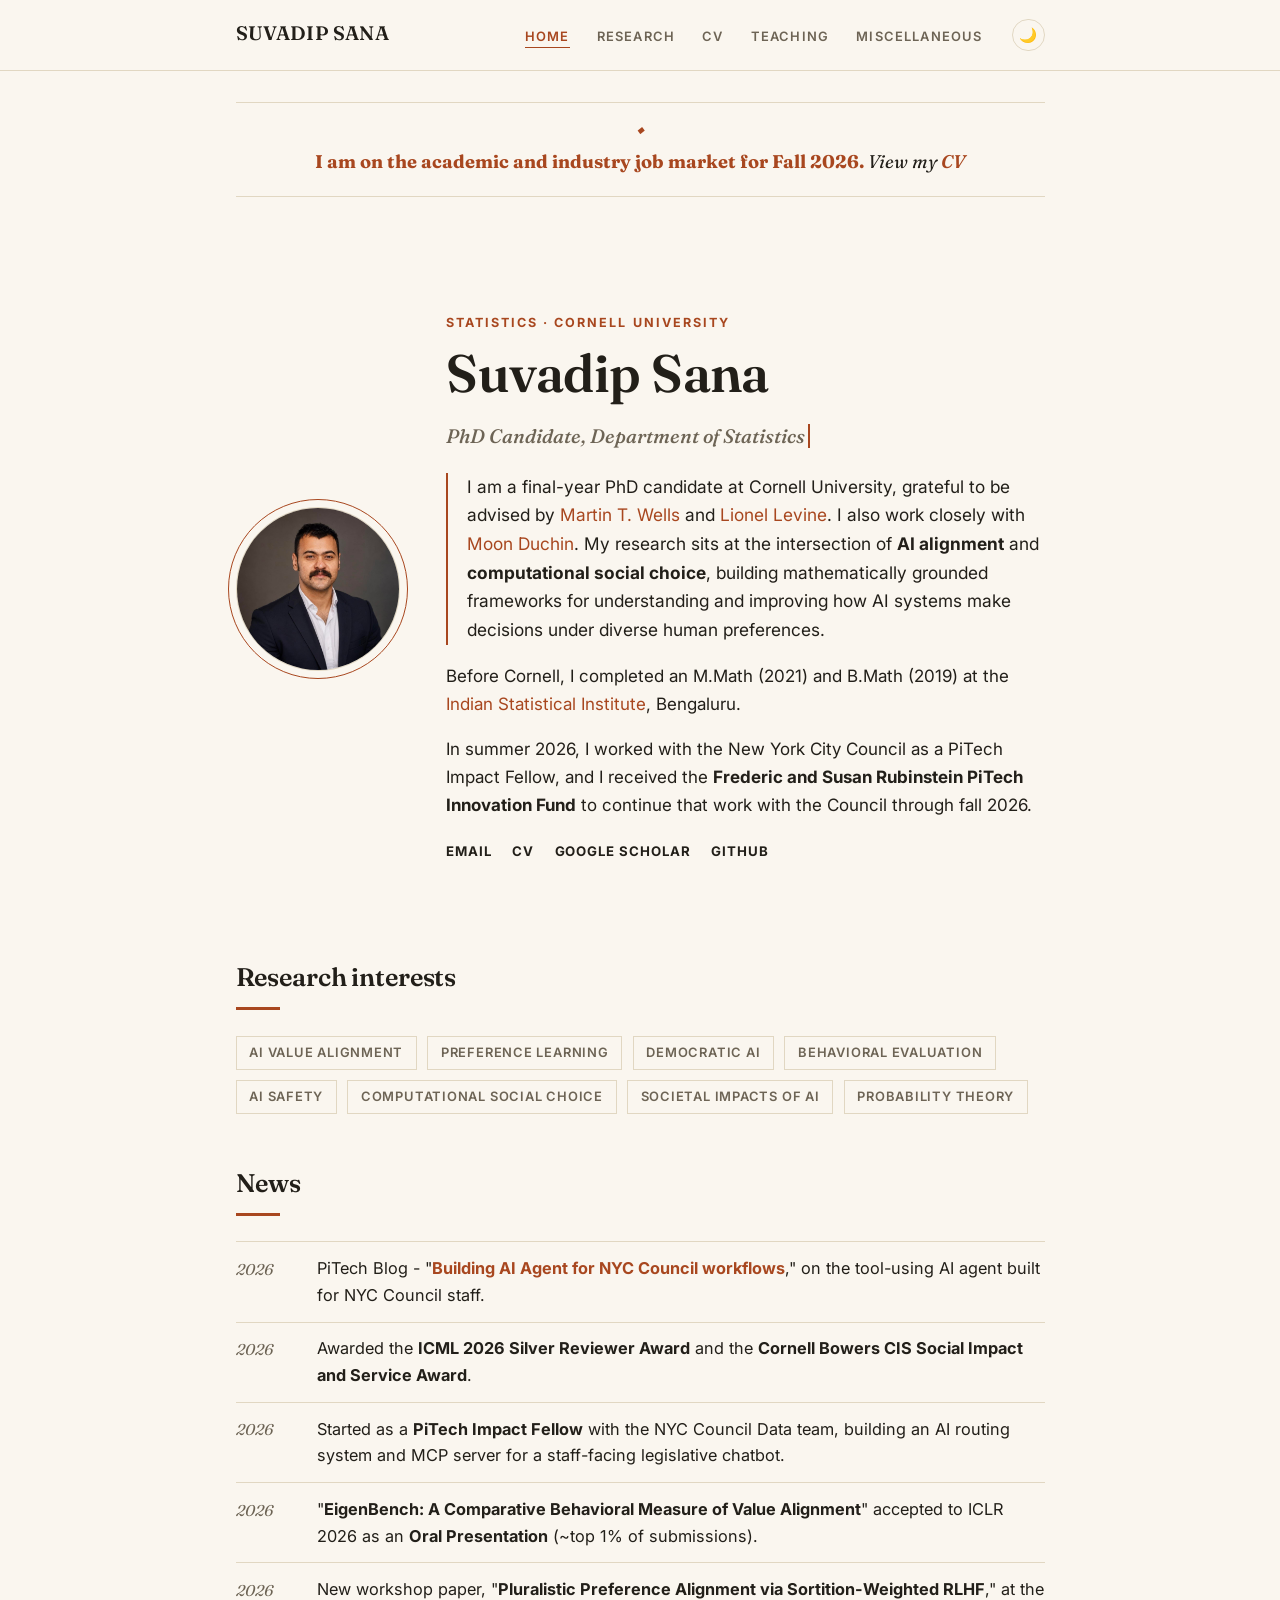
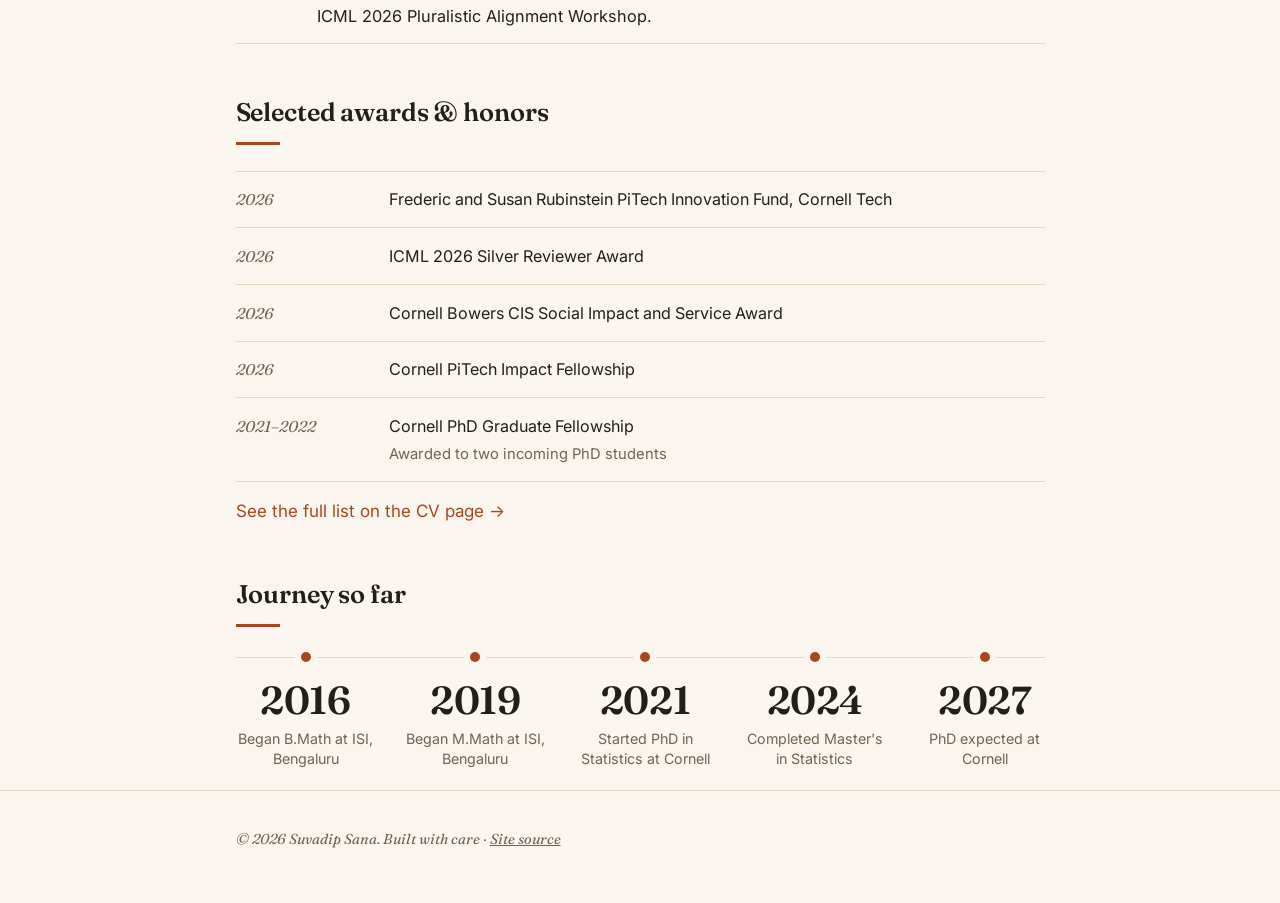
<file: index.html>
<!DOCTYPE html>
<html lang="en">
<head>
<meta charset="utf-8" />
<script>
  (function () {
    try {
      var t = localStorage.getItem("theme");
      if (t) document.documentElement.setAttribute("data-theme", t);
    } catch (e) {}
  })();
</script>
<meta name="viewport" content="width=device-width, initial-scale=1" />
<title>Suvadip Sana</title>
<meta name="description" content="Suvadip Sana — PhD Candidate in Statistics at Cornell University, working on AI value alignment, preference learning, and democratic AI. On the job market for Fall 2026." />
<link rel="icon" type="image/svg+xml" href="favicon.svg" />
<link rel="apple-touch-icon" href="prof_profile_pic.jpeg" />
<meta property="og:type" content="website" />
<meta property="og:title" content="Suvadip Sana" />
<meta property="og:description" content="PhD Candidate in Statistics at Cornell University, working on AI value alignment, preference learning, and democratic AI. On the job market for Fall 2026." />
<meta property="og:url" content="https://suvadip2776.github.io/Suvadip_Website/" />
<meta property="og:image" content="https://suvadip2776.github.io/Suvadip_Website/prof_profile_pic.jpeg" />
<meta name="twitter:card" content="summary" />
<meta name="twitter:title" content="Suvadip Sana" />
<meta name="twitter:description" content="PhD Candidate in Statistics at Cornell University, working on AI value alignment, preference learning, and democratic AI. On the job market for Fall 2026." />
<meta name="twitter:image" content="https://suvadip2776.github.io/Suvadip_Website/prof_profile_pic.jpeg" />
<link rel="preconnect" href="https://fonts.googleapis.com" />
<link rel="preconnect" href="https://fonts.gstatic.com" crossorigin />
<link href="https://fonts.googleapis.com/css2?family=Fraunces:ital,opsz,wght@0,9..144,400;0,9..144,600;1,9..144,500&family=Inter:wght@400;500;600;700&display=swap" rel="stylesheet" />
<link rel="stylesheet" href="style.css" />
</head>
<body>

<nav class="site-nav">
  <div class="wrap">
    <a href="index.html" class="brand">Suvadip Sana</a>
    <div class="nav-right">
      <ul>
        <li><a href="index.html" class="current">Home</a></li>
        <li><a href="research.html">Research</a></li>
        <li><a href="cv.html">CV</a></li>
        <li><a href="teaching.html">Teaching</a></li>
        <li><a href="miscellaneous.html">Miscellaneous</a></li>
      </ul>
      <button type="button" class="theme-toggle" data-theme-toggle aria-label="Toggle dark mode">🌙</button>
    </div>
  </div>
</nav>

<main class="wrap">

  <p class="jobmarket"><strong>I am on the academic and industry job market for Fall 2026.</strong> View my <a href="cv.html">CV</a> </p>

  <section class="hero">
    <img src="prof_profile_pic.jpeg" alt="Portrait of Suvadip Sana" />
    <div class="intro">
      <p class="eyebrow">Statistics · Cornell University</p>
      <h1>Suvadip Sana</h1>
      <p class="role"><span class="typewriter" data-typewriter='["PhD Candidate, Department of Statistics and Data Science, Cornell University","AI Alignment & Computational Social Choice Researcher","On the Academic Job Market — Fall 2026"]'>PhD Candidate, Department of Statistics and Data Science, Cornell University</span></p>
      <p class="lede">
        I am a final-year PhD candidate at Cornell University, grateful to be advised by
        <a href="https://stat.cornell.edu/people/martin-t-wells">Martin T. Wells</a> and
        <a href="https://lionellevine.github.io">Lionel Levine</a>. I also work closely with
        <a href="http://computerscience.uchicago.edu/people/moon-duchin/">Moon Duchin</a>. My research sits
        at the intersection of <strong>AI alignment</strong> and <strong>computational social choice</strong>,
        building mathematically grounded frameworks for understanding and improving how AI systems make
        decisions under diverse human preferences.
      </p>
      <p>
        Before Cornell, I completed an M.Math (2021) and B.Math (2019) at the
        <a href="https://www.isibang.ac.in">Indian Statistical Institute</a>, Bengaluru.
      </p>
      <p>
        In summer 2026, I worked with the New York City Council as a PiTech Impact Fellow, and I received
        the <strong>Frederic and Susan Rubinstein PiTech Innovation Fund</strong> to continue that work
        with the Council through fall 2026.
      </p>
      <div class="links-row">
        <a class="pill" href="mailto:ss2776@cornell.edu">Email</a>
        <a class="pill" href="Suvadip_CV.pdf">CV</a>
        <a class="pill" href="https://scholar.google.com/citations?user=sbXiEbUAAAAJ&hl=en">Google Scholar</a>
        <a class="pill" href="https://github.com/Suvadip2776">GitHub</a>
      </div>
    </div>
  </section>

  <section>
    <h2>Research interests</h2>
    <ul class="tag-list">
      <li>AI Value Alignment</li>
      <li>Preference Learning</li>
      <li>Democratic AI</li>
      <li>Behavioral Evaluation</li>
      <li>AI Safety</li>
      <li>Computational Social Choice</li>
      <li>Societal Impacts of AI</li>
      <li>Probability Theory</li>
    </ul>
  </section>

  <section>
    <h2>News</h2>
    <ul class="news-list">
      <li><span class="date">2026</span><span>PiTech Blog - "<strong><a href="https://www.pi.tech.cornell.edu/spotlight/building-ai-agent-for-nyc-council-workflows">Building AI Agent for NYC Council workflows</a></strong>," on the tool-using AI agent built for NYC Council staff.</span></li>
      <li><span class="date">2026</span><span>Awarded the <strong>ICML 2026 Silver Reviewer Award</strong> and the <strong>Cornell Bowers CIS Social Impact and Service Award</strong>.</span></li>
      <li><span class="date">2026</span><span>Started as a <strong>PiTech Impact Fellow</strong> with the NYC Council Data team, building an AI routing system and MCP server for a staff-facing legislative chatbot.</span></li>
      <li><span class="date">2026</span><span>"<strong>EigenBench: A Comparative Behavioral Measure of Value Alignment</strong>" accepted to ICLR 2026 as an <strong>Oral Presentation</strong> (~top 1% of submissions).</span></li>
      <li><span class="date">2026</span><span>New workshop paper, "<strong>Pluralistic Preference Alignment via Sortition-Weighted RLHF</strong>," at the ICML 2026 Pluralistic Alignment Workshop.</span></li>
    </ul>
  </section>

  <section>
    <h2>Selected awards &amp; honors</h2>
    <ul class="simple-list">
      <li><span class="when">2026</span><span class="what">Frederic and Susan Rubinstein PiTech Innovation Fund, Cornell Tech</span></li>
      <li><span class="when">2026</span><span class="what">ICML 2026 Silver Reviewer Award</span></li>
      <li><span class="when">2026</span><span class="what">Cornell Bowers CIS Social Impact and Service Award</span></li>
      <li><span class="when">2026</span><span class="what">Cornell PiTech Impact Fellowship</span></li>
      <li><span class="when">2021–2022</span><span class="what">Cornell PhD Graduate Fellowship <span class="meta">Awarded to two incoming PhD students</span></span></li>
    </ul>
    <p style="margin-top: 0.9rem;"><a href="cv.html#awards">See the full list on the CV page →</a></p>
  </section>

  <section class="journey">
    <h2>Journey so far</h2>
    <div class="h-timeline">
      <div class="h-timeline-item">
        <span class="h-timeline-dot"></span>
        <span class="h-timeline-year">2016</span>
        <p class="h-timeline-label">Began B.Math at ISI, Bengaluru</p>
      </div>
      <div class="h-timeline-item">
        <span class="h-timeline-dot"></span>
        <span class="h-timeline-year">2019</span>
        <p class="h-timeline-label">Began M.Math at ISI, Bengaluru</p>
      </div>
      <div class="h-timeline-item">
        <span class="h-timeline-dot"></span>
        <span class="h-timeline-year">2021</span>
        <p class="h-timeline-label">Started PhD in Statistics at Cornell</p>
      </div>
      <div class="h-timeline-item">
        <span class="h-timeline-dot"></span>
        <span class="h-timeline-year">2024</span>
        <p class="h-timeline-label">Completed Master's in Statistics</p>
      </div>
      <div class="h-timeline-item">
        <span class="h-timeline-dot"></span>
        <span class="h-timeline-year">2027</span>
        <p class="h-timeline-label">PhD expected at Cornell</p>
      </div>
    </div>
  </section>

</main>

<footer>
  <div class="wrap">
    &copy; 2026 Suvadip Sana. Built with care ·
    <a href="https://github.com/Suvadip2776/Suvadip_Website">Site source</a>
  </div>
</footer>

<button type="button" class="back-to-top" aria-label="Back to top">↑</button>
<script src="script.js" defer></script>
</body>
</html>
</file>
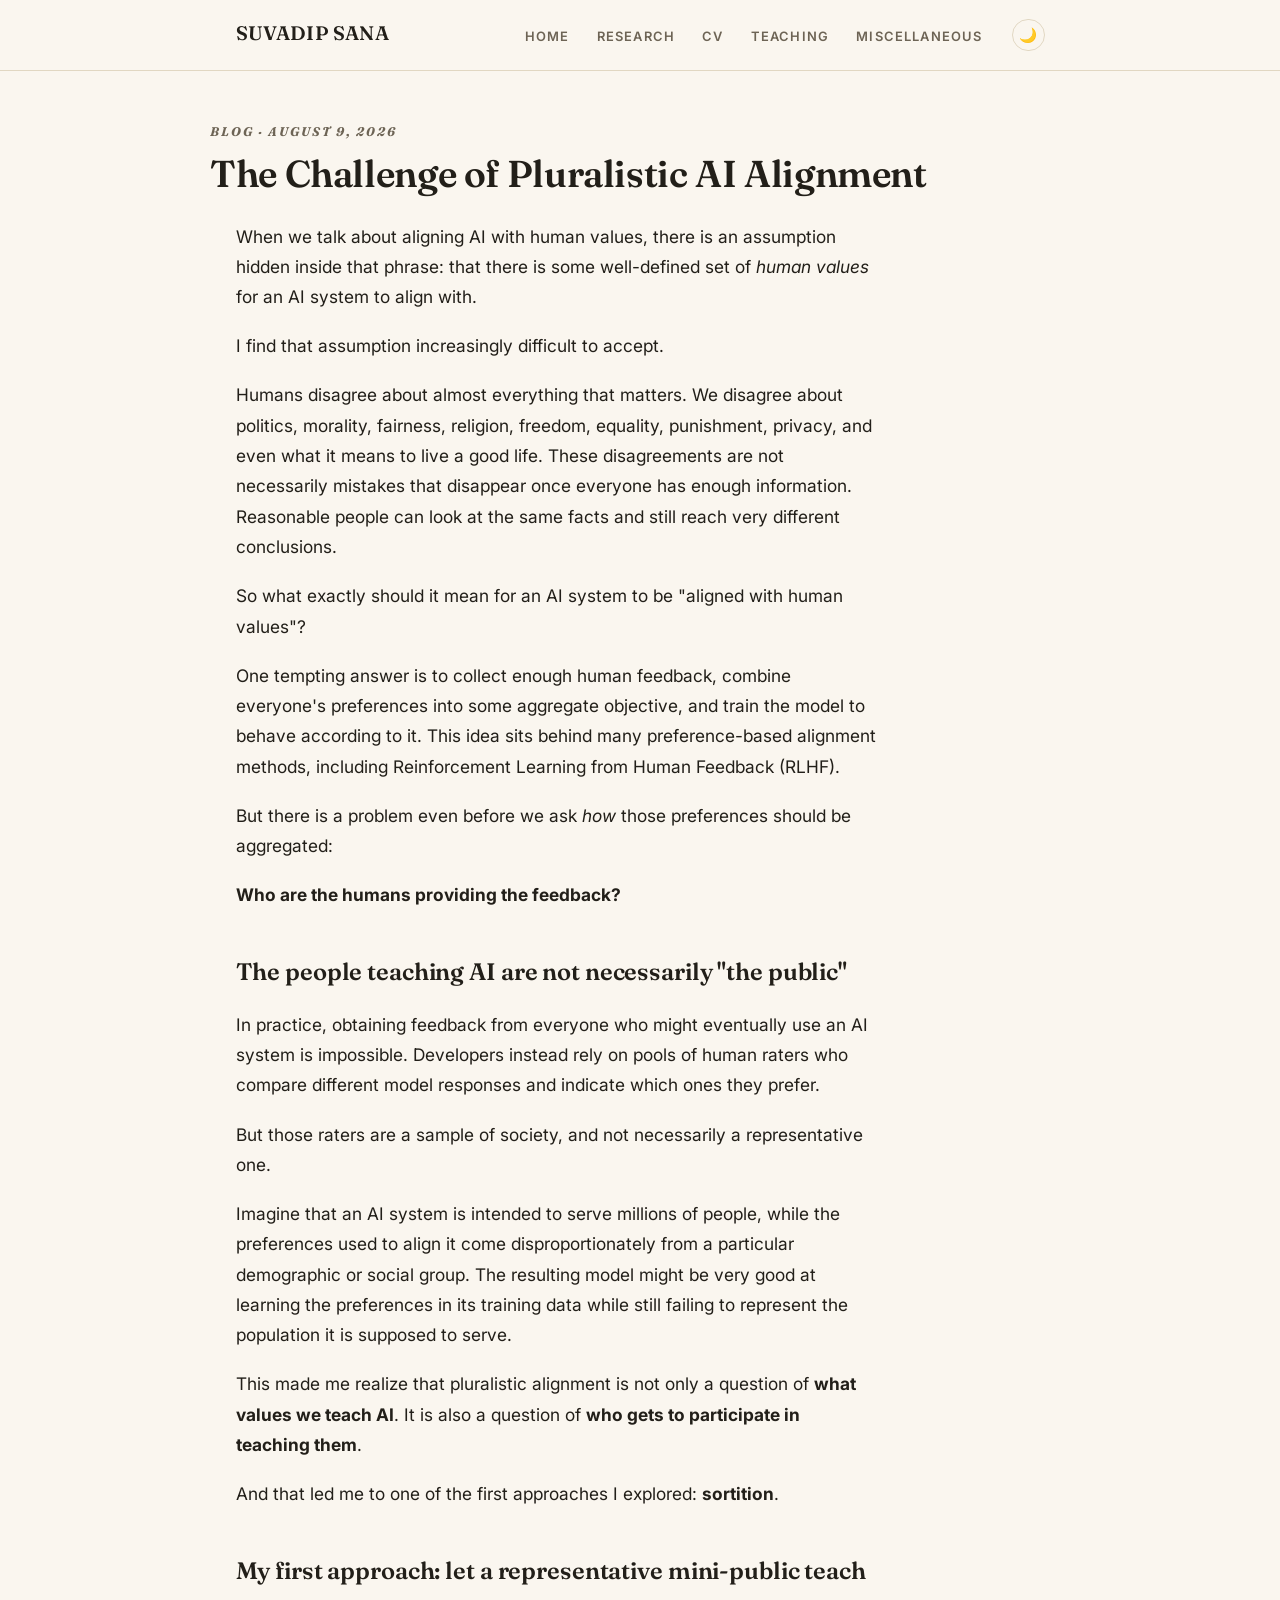
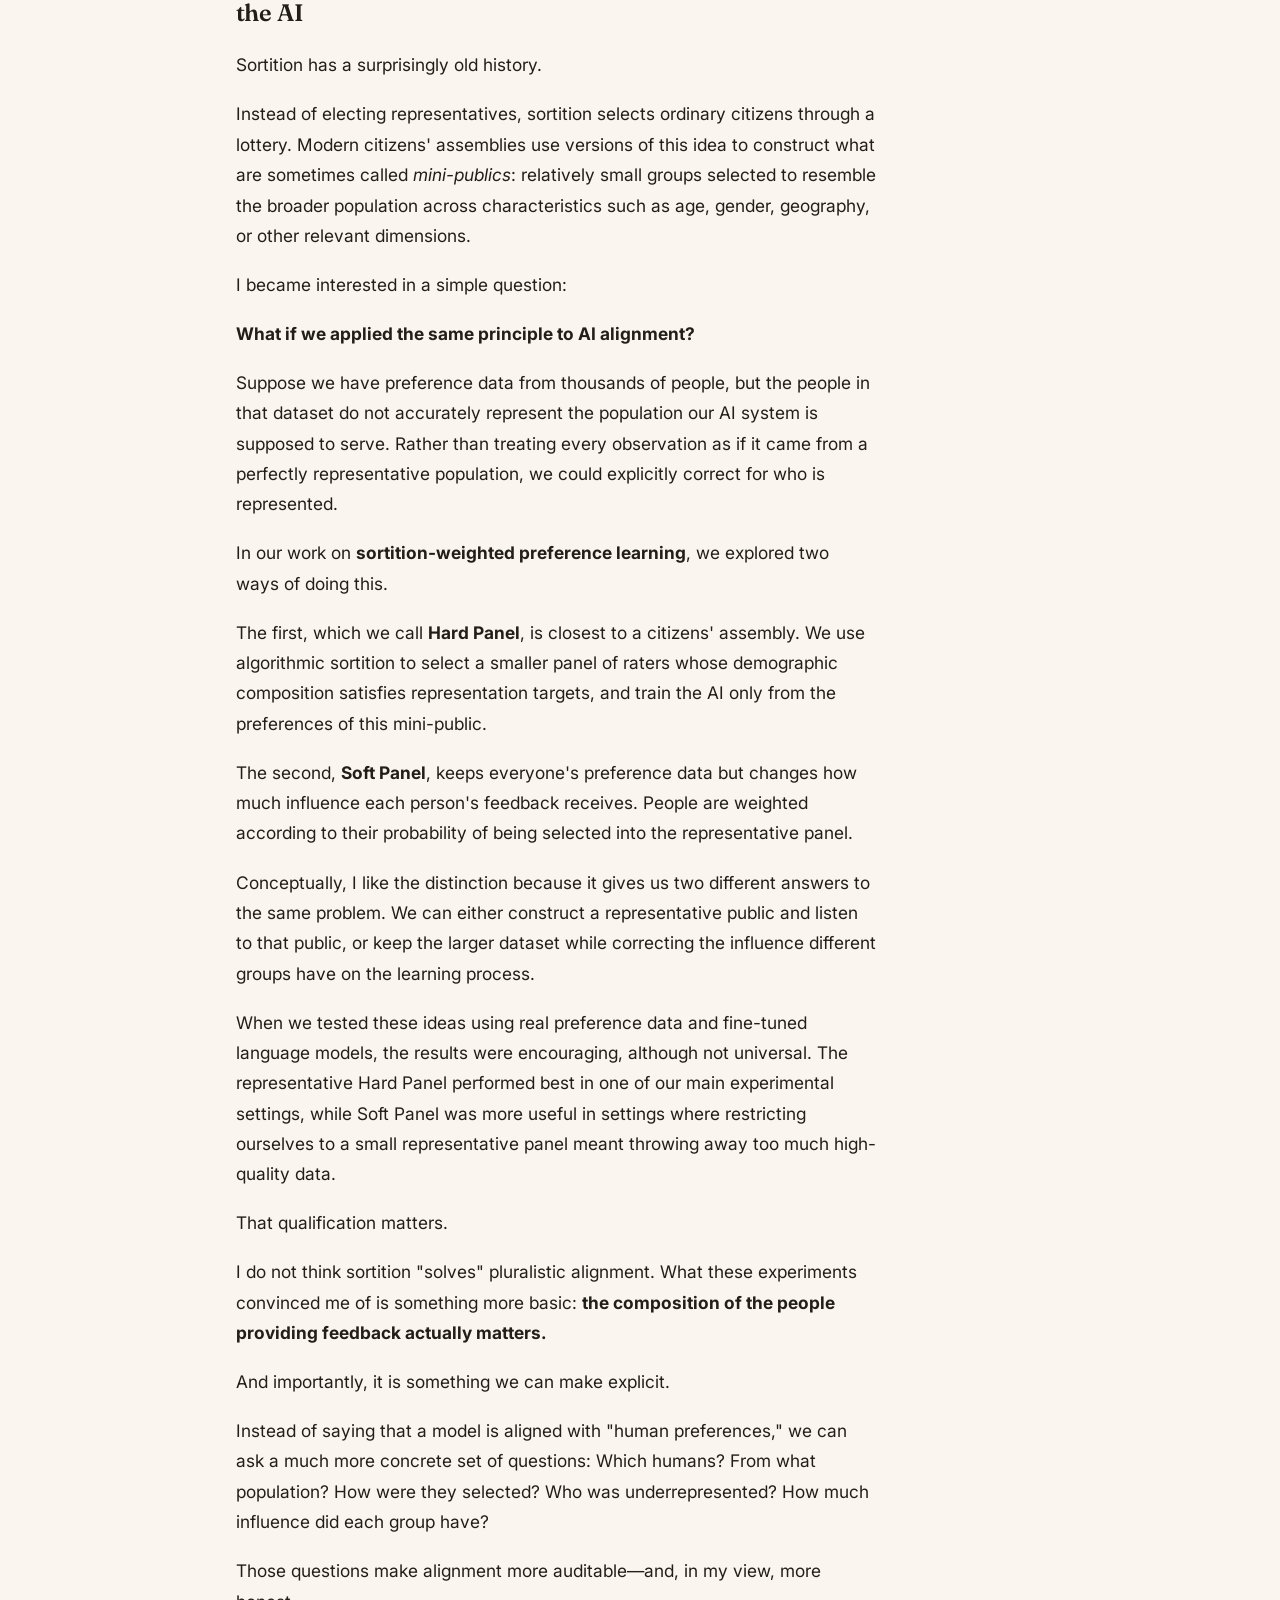
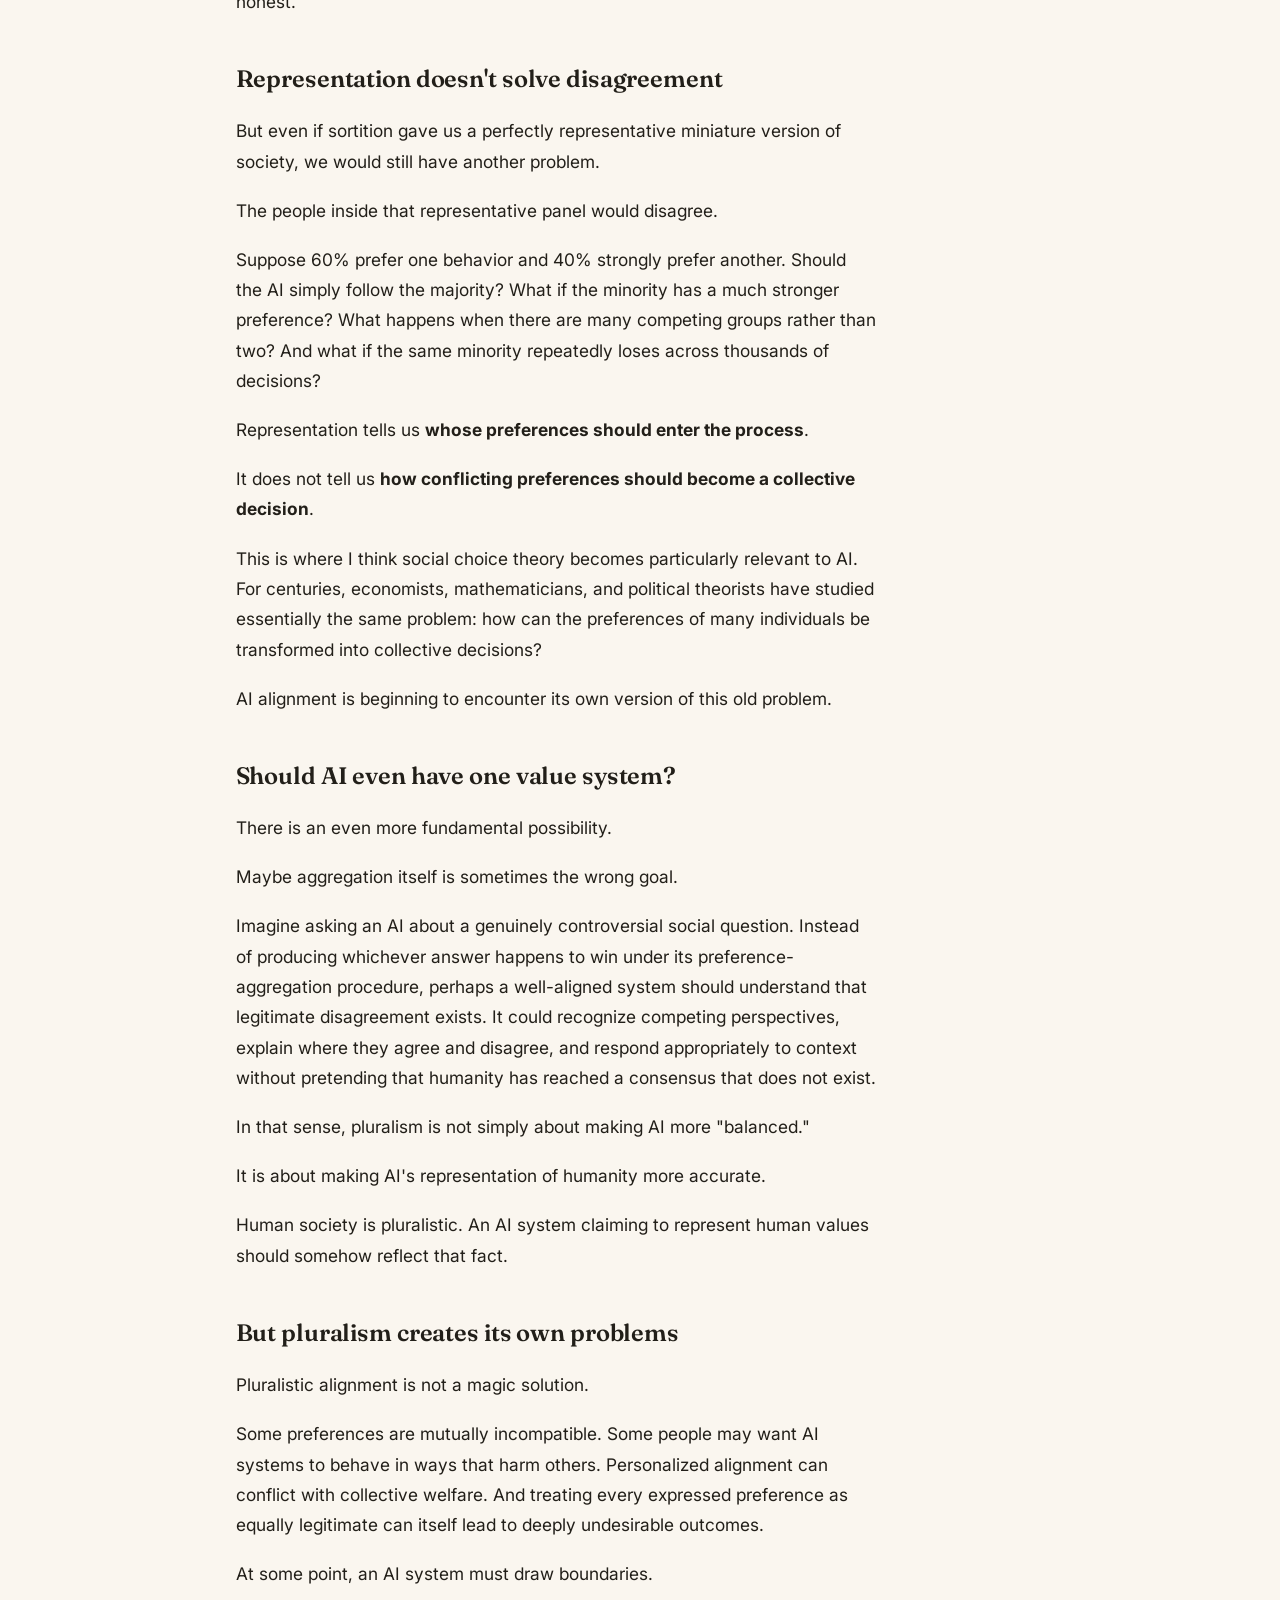
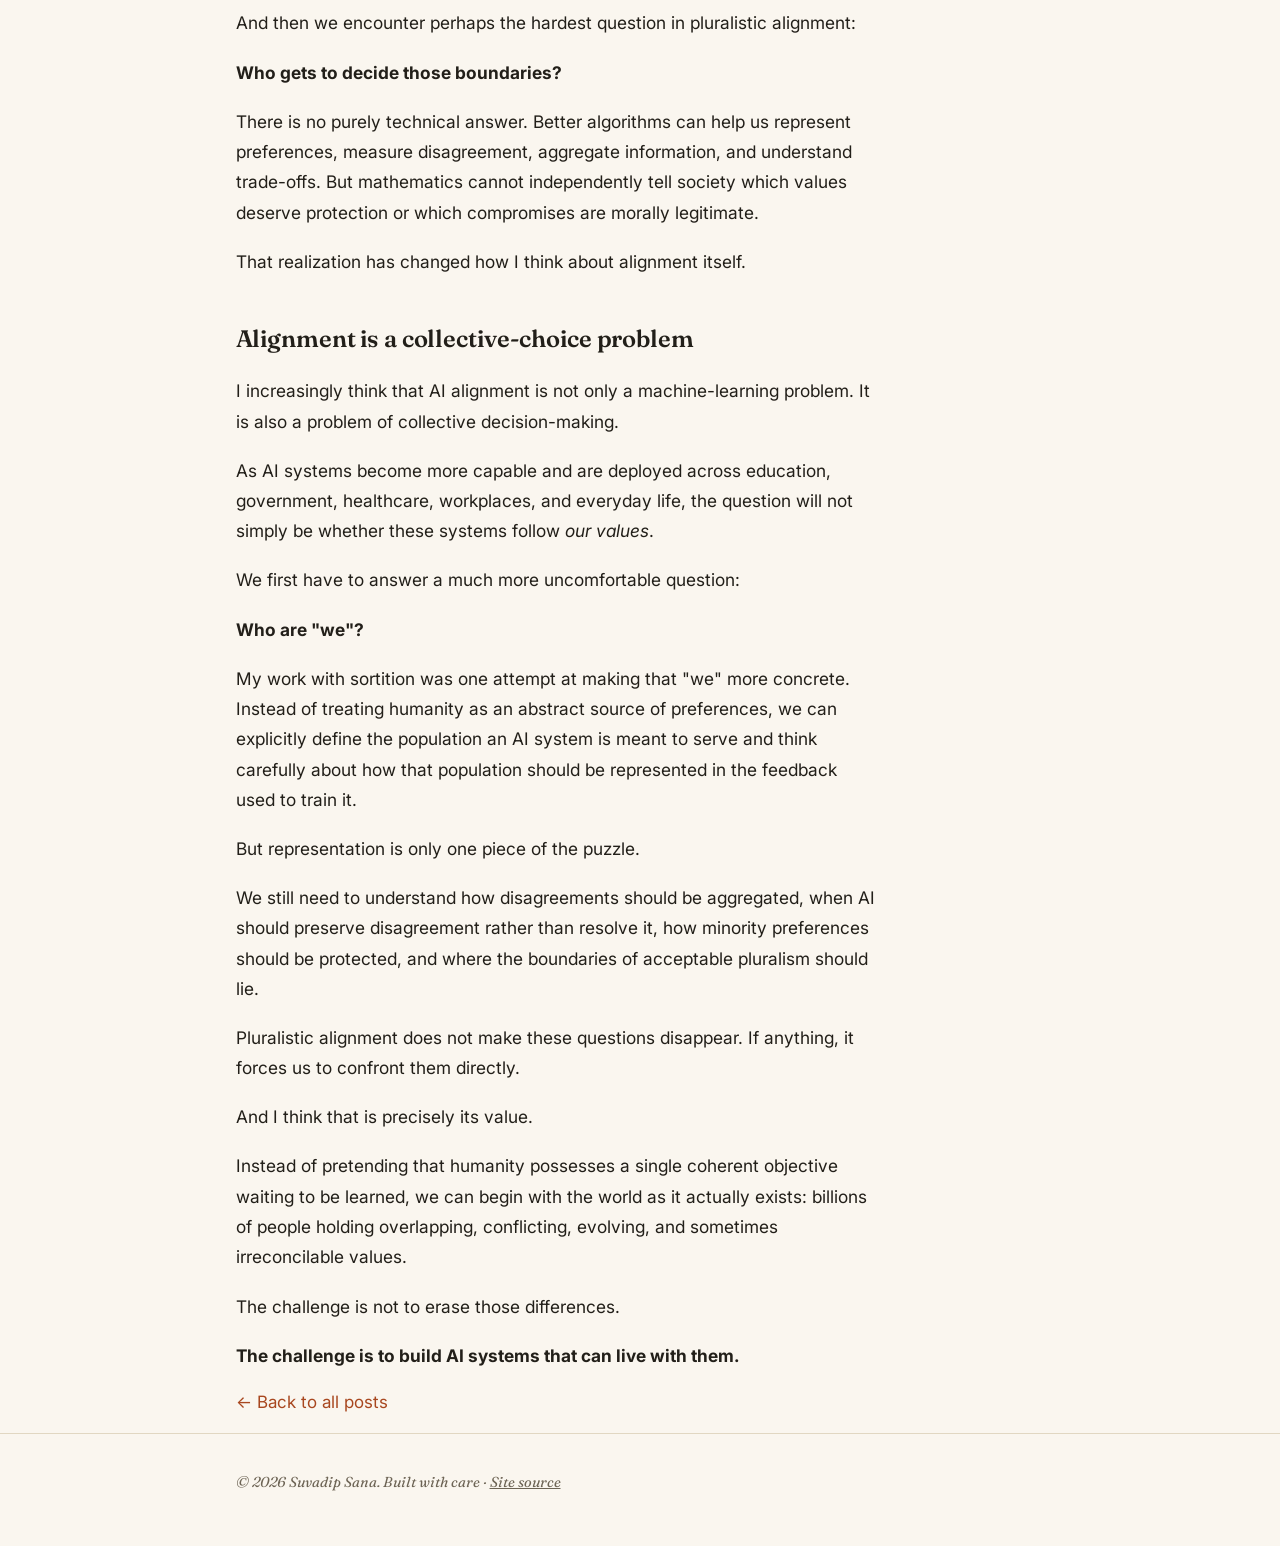
<file: blog-the-challenge-of-pluralistic-ai-alignment.html>
<!DOCTYPE html>
<html lang="en">
<head>
<meta charset="utf-8" />
<script>
  (function () {
    try {
      var t = localStorage.getItem("theme");
      if (t) document.documentElement.setAttribute("data-theme", t);
    } catch (e) {}
  })();
</script>
<meta name="viewport" content="width=device-width, initial-scale=1" />
<title>The Challenge of Pluralistic AI Alignment — Suvadip Sana</title>
<meta name="description" content="On pluralistic AI alignment, representative sampling via sortition, and the deeper question of who gets to decide what an aligned AI should value." />
<link rel="icon" type="image/svg+xml" href="favicon.svg" />
<link rel="apple-touch-icon" href="prof_profile_pic.jpeg" />
<meta property="og:type" content="article" />
<meta property="og:title" content="The Challenge of Pluralistic AI Alignment — Suvadip Sana" />
<meta property="og:description" content="On pluralistic AI alignment, representative sampling via sortition, and the deeper question of who gets to decide what an aligned AI should value." />
<meta property="og:url" content="https://suvadip2776.github.io/Suvadip_Website/blog-the-challenge-of-pluralistic-ai-alignment.html" />
<meta property="og:image" content="https://suvadip2776.github.io/Suvadip_Website/prof_profile_pic.jpeg" />
<meta name="twitter:card" content="summary" />
<meta name="twitter:title" content="The Challenge of Pluralistic AI Alignment — Suvadip Sana" />
<meta name="twitter:description" content="On pluralistic AI alignment, representative sampling via sortition, and the deeper question of who gets to decide what an aligned AI should value." />
<meta name="twitter:image" content="https://suvadip2776.github.io/Suvadip_Website/prof_profile_pic.jpeg" />
<link rel="preconnect" href="https://fonts.googleapis.com" />
<link rel="preconnect" href="https://fonts.gstatic.com" crossorigin />
<link href="https://fonts.googleapis.com/css2?family=Fraunces:ital,opsz,wght@0,9..144,400;0,9..144,600;1,9..144,500&family=Inter:wght@400;500;600;700&display=swap" rel="stylesheet" />
<link rel="stylesheet" href="style.css" />
</head>
<body>

<nav class="site-nav">
  <div class="wrap">
    <a href="index.html" class="brand">Suvadip Sana</a>
    <div class="nav-right">
      <ul>
        <li><a href="index.html">Home</a></li>
        <li><a href="research.html">Research</a></li>
        <li><a href="cv.html">CV</a></li>
        <li><a href="teaching.html">Teaching</a></li>
        <li><a href="miscellaneous.html">Miscellaneous</a></li>
      </ul>
      <button type="button" class="theme-toggle" data-theme-toggle aria-label="Toggle dark mode">🌙</button>
    </div>
  </div>
</nav>

<header class="wrap page-header">
  <p class="eyebrow">Blog · August 9, 2026</p>
  <h1>The Challenge of Pluralistic AI Alignment</h1>
</header>

<main class="wrap">

  <article class="prose">
    <p>When we talk about aligning AI with human values, there is an assumption hidden inside that phrase: that there is some well-defined set of <em>human values</em> for an AI system to align with.</p>

    <p>I find that assumption increasingly difficult to accept.</p>

    <p>Humans disagree about almost everything that matters. We disagree about politics, morality, fairness, religion, freedom, equality, punishment, privacy, and even what it means to live a good life. These disagreements are not necessarily mistakes that disappear once everyone has enough information. Reasonable people can look at the same facts and still reach very different conclusions.</p>

    <p>So what exactly should it mean for an AI system to be "aligned with human values"?</p>

    <p>One tempting answer is to collect enough human feedback, combine everyone's preferences into some aggregate objective, and train the model to behave according to it. This idea sits behind many preference-based alignment methods, including Reinforcement Learning from Human Feedback (RLHF).</p>

    <p>But there is a problem even before we ask <em>how</em> those preferences should be aggregated:</p>

    <p><strong>Who are the humans providing the feedback?</strong></p>

    <h2>The people teaching AI are not necessarily "the public"</h2>

    <p>In practice, obtaining feedback from everyone who might eventually use an AI system is impossible. Developers instead rely on pools of human raters who compare different model responses and indicate which ones they prefer.</p>

    <p>But those raters are a sample of society, and not necessarily a representative one.</p>

    <p>Imagine that an AI system is intended to serve millions of people, while the preferences used to align it come disproportionately from a particular demographic or social group. The resulting model might be very good at learning the preferences in its training data while still failing to represent the population it is supposed to serve.</p>

    <p>This made me realize that pluralistic alignment is not only a question of <strong>what values we teach AI</strong>. It is also a question of <strong>who gets to participate in teaching them</strong>.</p>

    <p>And that led me to one of the first approaches I explored: <strong>sortition</strong>.</p>

    <h2>My first approach: let a representative mini-public teach the AI</h2>

    <p>Sortition has a surprisingly old history.</p>

    <p>Instead of electing representatives, sortition selects ordinary citizens through a lottery. Modern citizens' assemblies use versions of this idea to construct what are sometimes called <em>mini-publics</em>: relatively small groups selected to resemble the broader population across characteristics such as age, gender, geography, or other relevant dimensions.</p>

    <p>I became interested in a simple question:</p>

    <p><strong>What if we applied the same principle to AI alignment?</strong></p>

    <p>Suppose we have preference data from thousands of people, but the people in that dataset do not accurately represent the population our AI system is supposed to serve. Rather than treating every observation as if it came from a perfectly representative population, we could explicitly correct for who is represented.</p>

    <p>In our work on <strong>sortition-weighted preference learning</strong>, we explored two ways of doing this.</p>

    <p>The first, which we call <strong>Hard Panel</strong>, is closest to a citizens' assembly. We use algorithmic sortition to select a smaller panel of raters whose demographic composition satisfies representation targets, and train the AI only from the preferences of this mini-public.</p>

    <p>The second, <strong>Soft Panel</strong>, keeps everyone's preference data but changes how much influence each person's feedback receives. People are weighted according to their probability of being selected into the representative panel.</p>

    <p>Conceptually, I like the distinction because it gives us two different answers to the same problem. We can either construct a representative public and listen to that public, or keep the larger dataset while correcting the influence different groups have on the learning process.</p>

    <p>When we tested these ideas using real preference data and fine-tuned language models, the results were encouraging, although not universal. The representative Hard Panel performed best in one of our main experimental settings, while Soft Panel was more useful in settings where restricting ourselves to a small representative panel meant throwing away too much high-quality data.</p>

    <p>That qualification matters.</p>

    <p>I do not think sortition "solves" pluralistic alignment. What these experiments convinced me of is something more basic: <strong>the composition of the people providing feedback actually matters.</strong></p>

    <p>And importantly, it is something we can make explicit.</p>

    <p>Instead of saying that a model is aligned with "human preferences," we can ask a much more concrete set of questions: Which humans? From what population? How were they selected? Who was underrepresented? How much influence did each group have?</p>

    <p>Those questions make alignment more auditable—and, in my view, more honest.</p>

    <h2>Representation doesn't solve disagreement</h2>

    <p>But even if sortition gave us a perfectly representative miniature version of society, we would still have another problem.</p>

    <p>The people inside that representative panel would disagree.</p>

    <p>Suppose 60% prefer one behavior and 40% strongly prefer another. Should the AI simply follow the majority? What if the minority has a much stronger preference? What happens when there are many competing groups rather than two? And what if the same minority repeatedly loses across thousands of decisions?</p>

    <p>Representation tells us <strong>whose preferences should enter the process</strong>.</p>

    <p>It does not tell us <strong>how conflicting preferences should become a collective decision</strong>.</p>

    <p>This is where I think social choice theory becomes particularly relevant to AI. For centuries, economists, mathematicians, and political theorists have studied essentially the same problem: how can the preferences of many individuals be transformed into collective decisions?</p>

    <p>AI alignment is beginning to encounter its own version of this old problem.</p>

    <h2>Should AI even have one value system?</h2>

    <p>There is an even more fundamental possibility.</p>

    <p>Maybe aggregation itself is sometimes the wrong goal.</p>

    <p>Imagine asking an AI about a genuinely controversial social question. Instead of producing whichever answer happens to win under its preference-aggregation procedure, perhaps a well-aligned system should understand that legitimate disagreement exists. It could recognize competing perspectives, explain where they agree and disagree, and respond appropriately to context without pretending that humanity has reached a consensus that does not exist.</p>

    <p>In that sense, pluralism is not simply about making AI more "balanced."</p>

    <p>It is about making AI's representation of humanity more accurate.</p>

    <p>Human society is pluralistic. An AI system claiming to represent human values should somehow reflect that fact.</p>

    <h2>But pluralism creates its own problems</h2>

    <p>Pluralistic alignment is not a magic solution.</p>

    <p>Some preferences are mutually incompatible. Some people may want AI systems to behave in ways that harm others. Personalized alignment can conflict with collective welfare. And treating every expressed preference as equally legitimate can itself lead to deeply undesirable outcomes.</p>

    <p>At some point, an AI system must draw boundaries.</p>

    <p>And then we encounter perhaps the hardest question in pluralistic alignment:</p>

    <p><strong>Who gets to decide those boundaries?</strong></p>

    <p>There is no purely technical answer. Better algorithms can help us represent preferences, measure disagreement, aggregate information, and understand trade-offs. But mathematics cannot independently tell society which values deserve protection or which compromises are morally legitimate.</p>

    <p>That realization has changed how I think about alignment itself.</p>

    <h2>Alignment is a collective-choice problem</h2>

    <p>I increasingly think that AI alignment is not only a machine-learning problem. It is also a problem of collective decision-making.</p>

    <p>As AI systems become more capable and are deployed across education, government, healthcare, workplaces, and everyday life, the question will not simply be whether these systems follow <em>our values</em>.</p>

    <p>We first have to answer a much more uncomfortable question:</p>

    <p><strong>Who are "we"?</strong></p>

    <p>My work with sortition was one attempt at making that "we" more concrete. Instead of treating humanity as an abstract source of preferences, we can explicitly define the population an AI system is meant to serve and think carefully about how that population should be represented in the feedback used to train it.</p>

    <p>But representation is only one piece of the puzzle.</p>

    <p>We still need to understand how disagreements should be aggregated, when AI should preserve disagreement rather than resolve it, how minority preferences should be protected, and where the boundaries of acceptable pluralism should lie.</p>

    <p>Pluralistic alignment does not make these questions disappear. If anything, it forces us to confront them directly.</p>

    <p>And I think that is precisely its value.</p>

    <p>Instead of pretending that humanity possesses a single coherent objective waiting to be learned, we can begin with the world as it actually exists: billions of people holding overlapping, conflicting, evolving, and sometimes irreconcilable values.</p>

    <p>The challenge is not to erase those differences.</p>

    <p><strong>The challenge is to build AI systems that can live with them.</strong></p>
  </article>

  <p><a href="blog.html">← Back to all posts</a></p>

</main>

<footer>
  <div class="wrap">
    &copy; 2026 Suvadip Sana. Built with care ·
    <a href="https://github.com/Suvadip2776/Suvadip_Website">Site source</a>
  </div>
</footer>

<button type="button" class="back-to-top" aria-label="Back to top">↑</button>
<script src="script.js" defer></script>
</body>
</html>
</file>
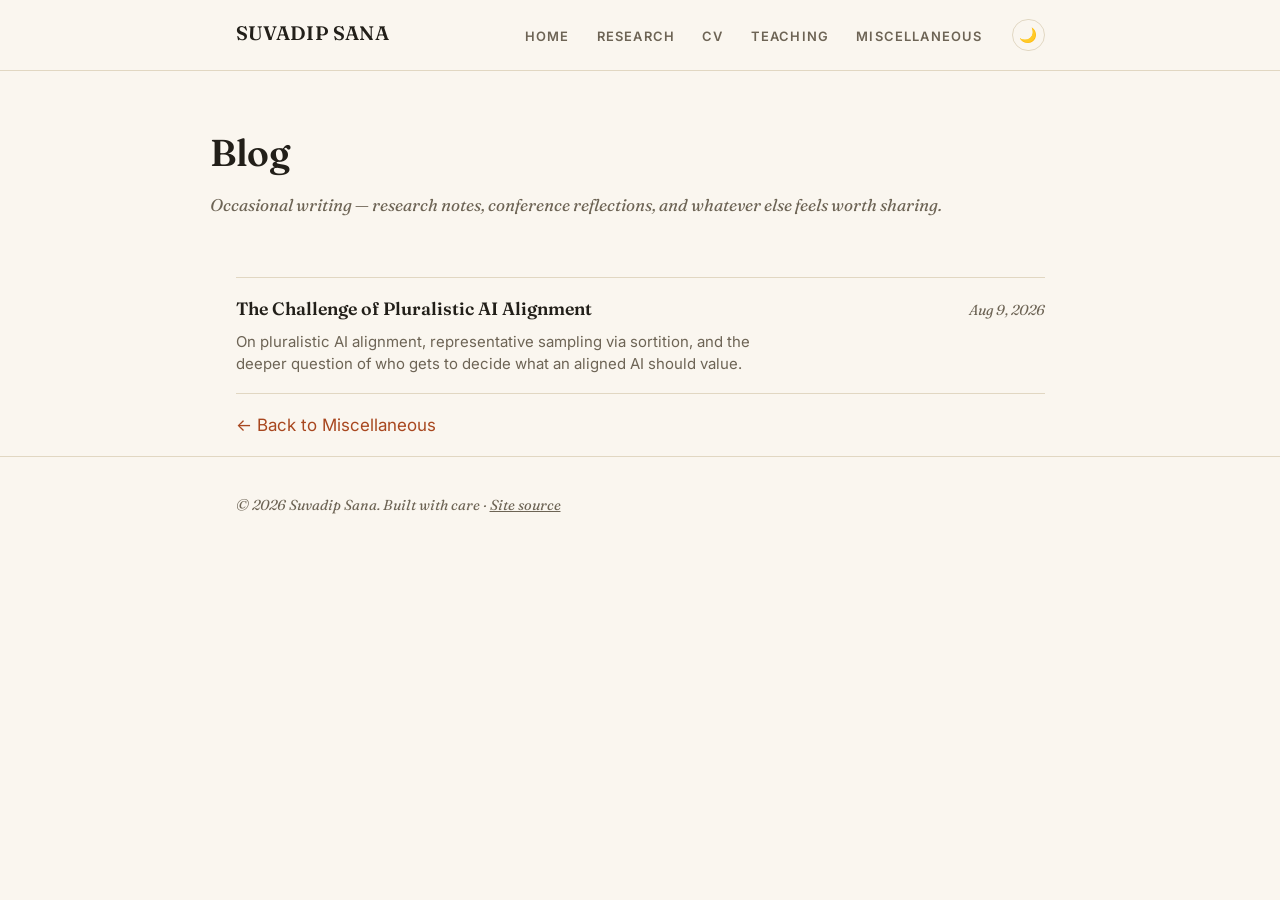
<file: blog.html>
<!DOCTYPE html>
<html lang="en">
<head>
<meta charset="utf-8" />
<script>
  (function () {
    try {
      var t = localStorage.getItem("theme");
      if (t) document.documentElement.setAttribute("data-theme", t);
    } catch (e) {}
  })();
</script>
<meta name="viewport" content="width=device-width, initial-scale=1" />
<title>Blog — Suvadip Sana</title>
<meta name="description" content="Occasional writing from Suvadip Sana — research notes, conference reflections, and more." />
<link rel="icon" type="image/svg+xml" href="favicon.svg" />
<link rel="apple-touch-icon" href="prof_profile_pic.jpeg" />
<meta property="og:type" content="website" />
<meta property="og:title" content="Blog — Suvadip Sana" />
<meta property="og:description" content="Occasional writing from Suvadip Sana — research notes, conference reflections, and more." />
<meta property="og:url" content="https://suvadip2776.github.io/Suvadip_Website/blog.html" />
<meta property="og:image" content="https://suvadip2776.github.io/Suvadip_Website/prof_profile_pic.jpeg" />
<meta name="twitter:card" content="summary" />
<meta name="twitter:title" content="Blog — Suvadip Sana" />
<meta name="twitter:description" content="Occasional writing from Suvadip Sana — research notes, conference reflections, and more." />
<meta name="twitter:image" content="https://suvadip2776.github.io/Suvadip_Website/prof_profile_pic.jpeg" />
<link rel="preconnect" href="https://fonts.googleapis.com" />
<link rel="preconnect" href="https://fonts.gstatic.com" crossorigin />
<link href="https://fonts.googleapis.com/css2?family=Fraunces:ital,opsz,wght@0,9..144,400;0,9..144,600;1,9..144,500&family=Inter:wght@400;500;600;700&display=swap" rel="stylesheet" />
<link rel="stylesheet" href="style.css" />
</head>
<body>

<nav class="site-nav">
  <div class="wrap">
    <a href="index.html" class="brand">Suvadip Sana</a>
    <div class="nav-right">
      <ul>
        <li><a href="index.html">Home</a></li>
        <li><a href="research.html">Research</a></li>
        <li><a href="cv.html">CV</a></li>
        <li><a href="teaching.html">Teaching</a></li>
        <li><a href="miscellaneous.html">Miscellaneous</a></li>
      </ul>
      <button type="button" class="theme-toggle" data-theme-toggle aria-label="Toggle dark mode">🌙</button>
    </div>
  </div>
</nav>

<header class="wrap page-header">
  <h1>Blog</h1>
  <p>Occasional writing — research notes, conference reflections, and whatever else feels worth sharing.</p>
</header>

<main class="wrap">

  <section>
    <ul class="post-list">
      <li>
        <div class="post-list-row">
          <a href="blog-the-challenge-of-pluralistic-ai-alignment.html">The Challenge of Pluralistic AI Alignment</a>
          <span class="post-date">Aug 9, 2026</span>
        </div>
        <p class="post-excerpt">On pluralistic AI alignment, representative sampling via sortition, and the deeper question of who gets to decide what an aligned AI should value.</p>
      </li>
    </ul>
  </section>

  <p><a href="miscellaneous.html">← Back to Miscellaneous</a></p>

</main>

<footer>
  <div class="wrap">
    &copy; 2026 Suvadip Sana. Built with care ·
    <a href="https://github.com/Suvadip2776/Suvadip_Website">Site source</a>
  </div>
</footer>

<button type="button" class="back-to-top" aria-label="Back to top">↑</button>
<script src="script.js" defer></script>
</body>
</html>
</file>
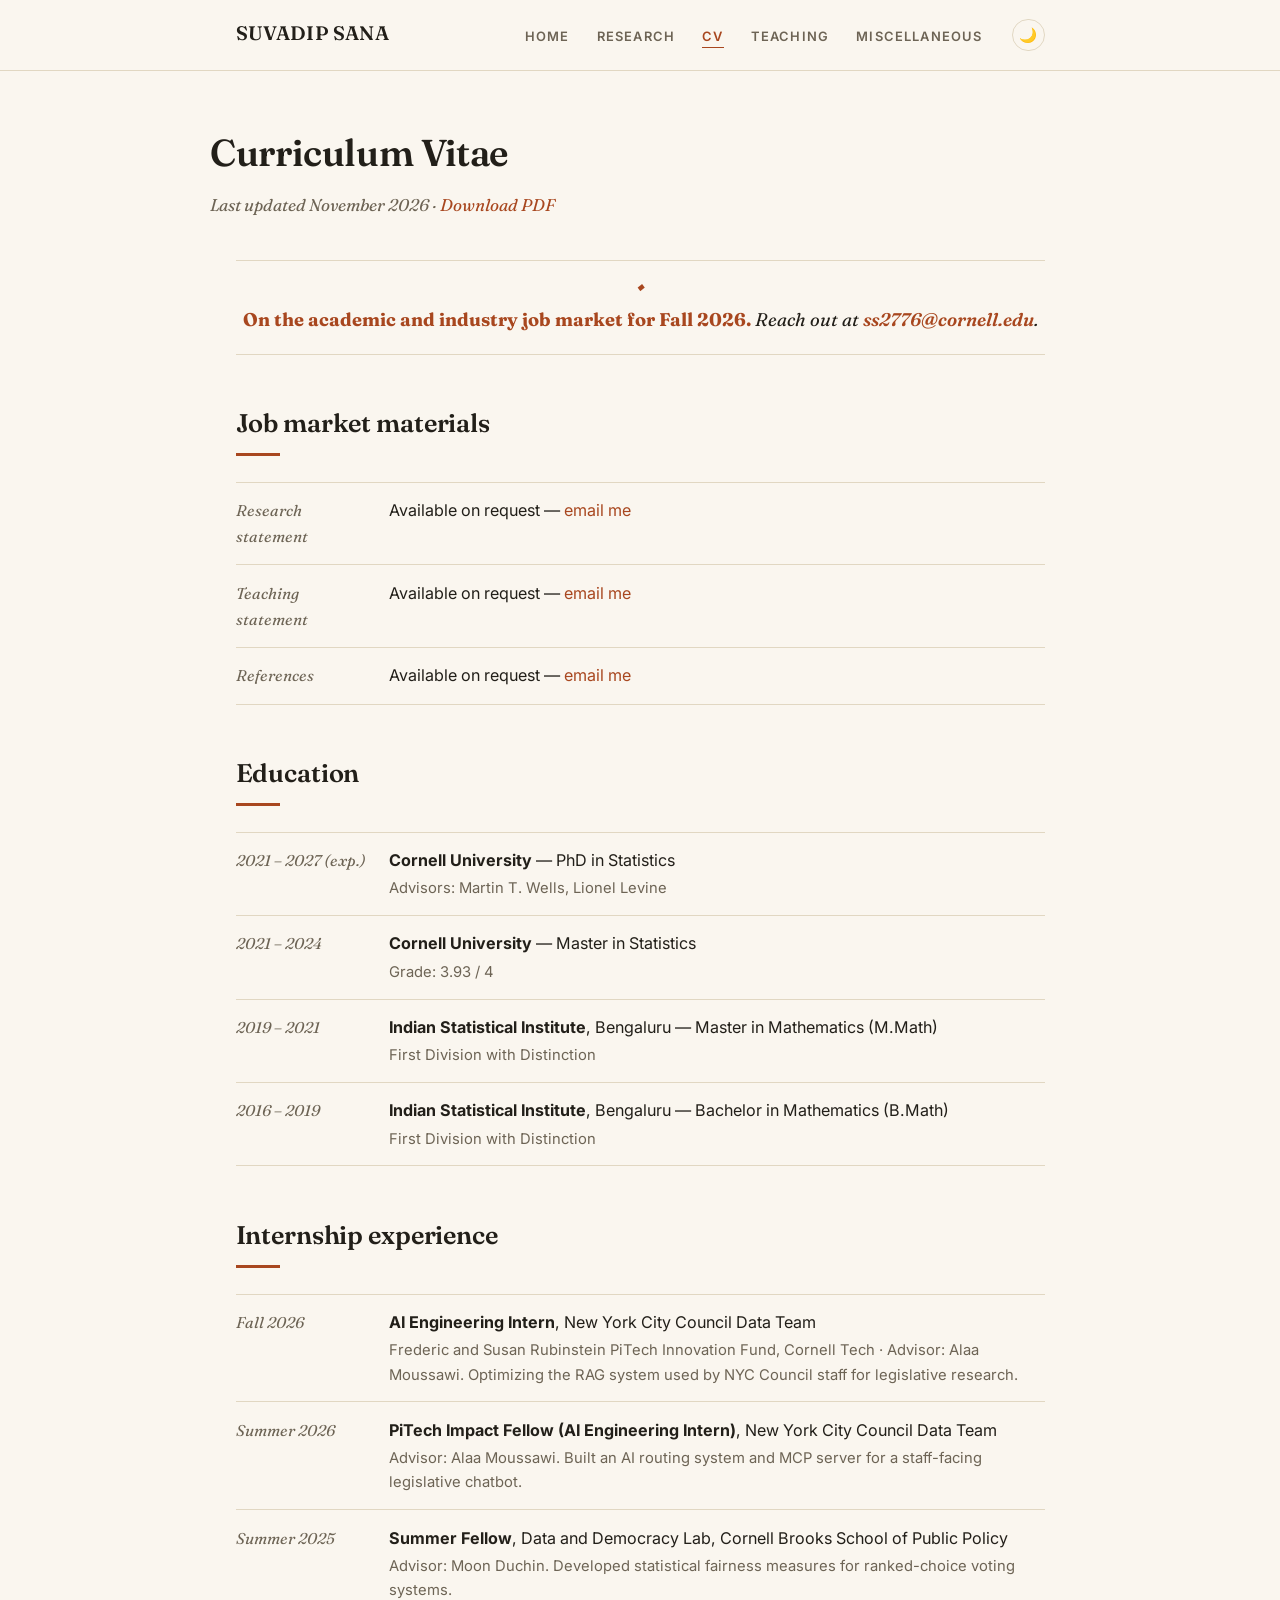
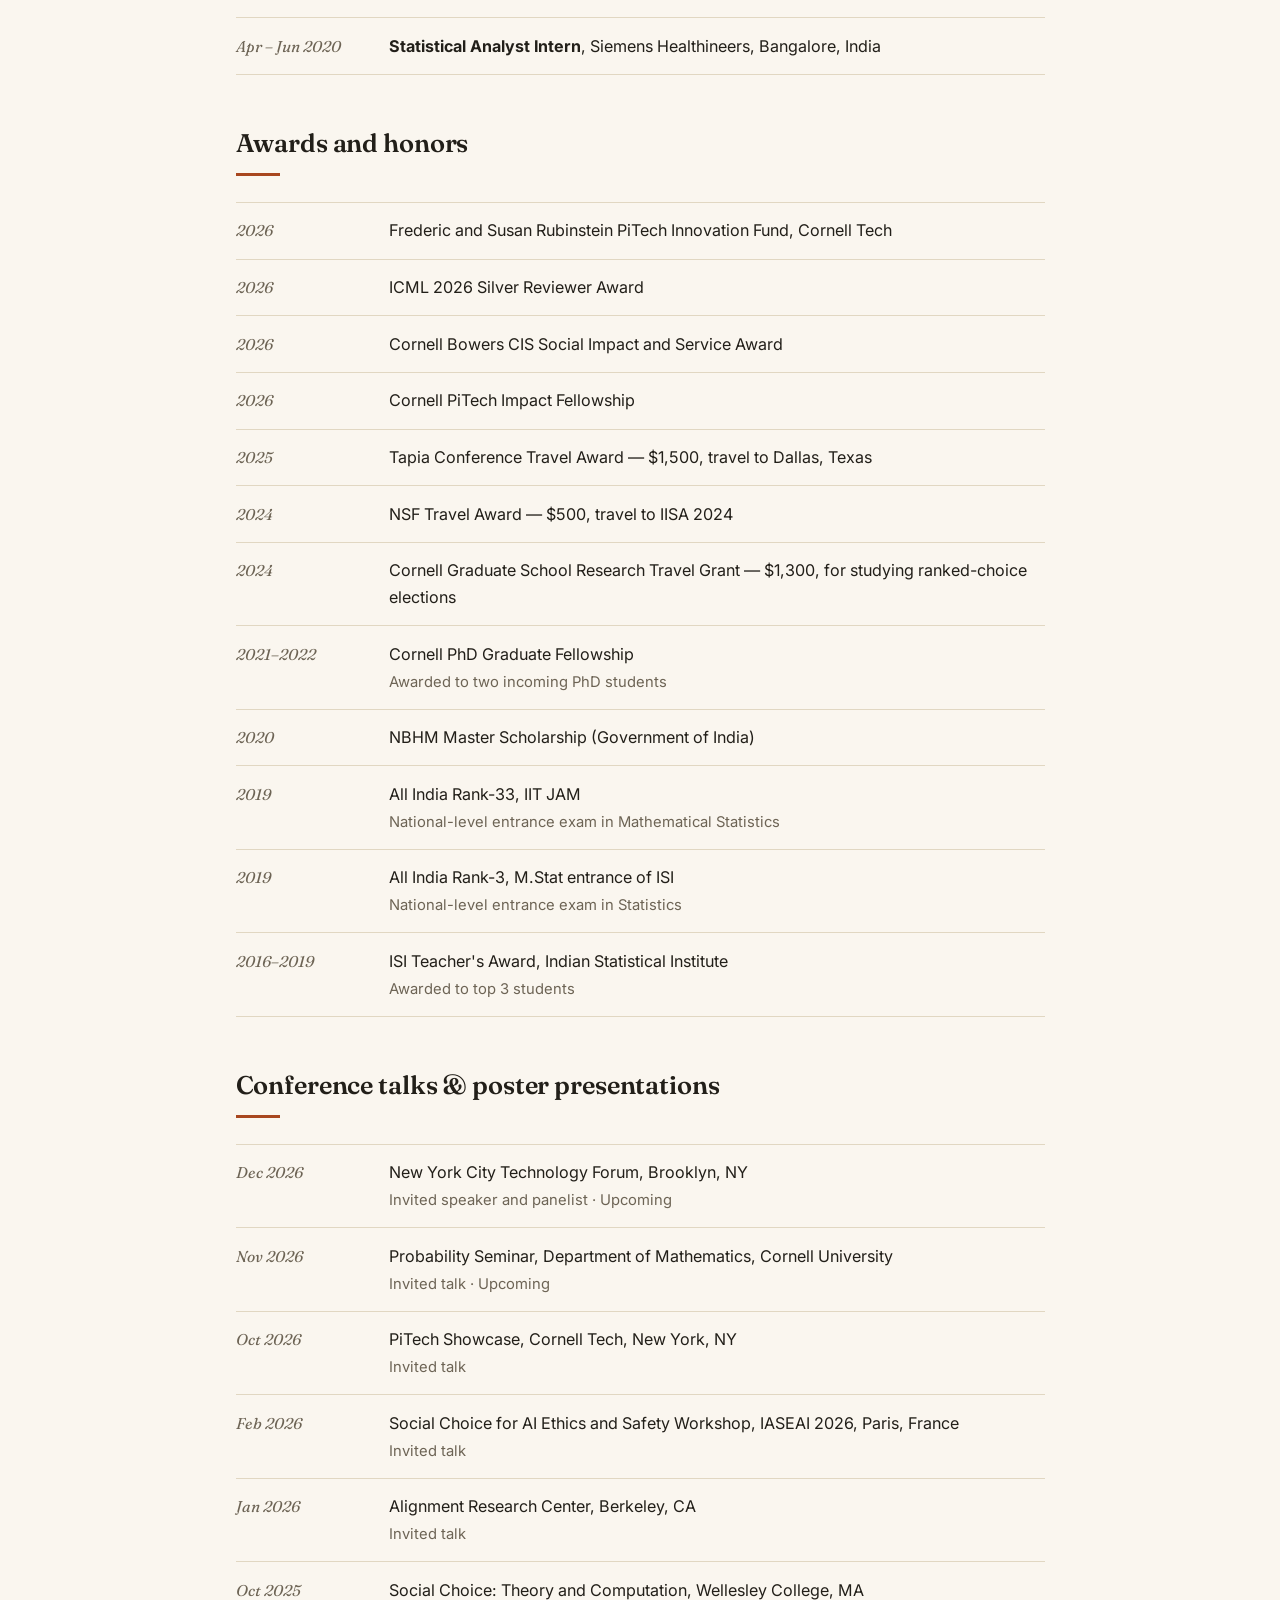
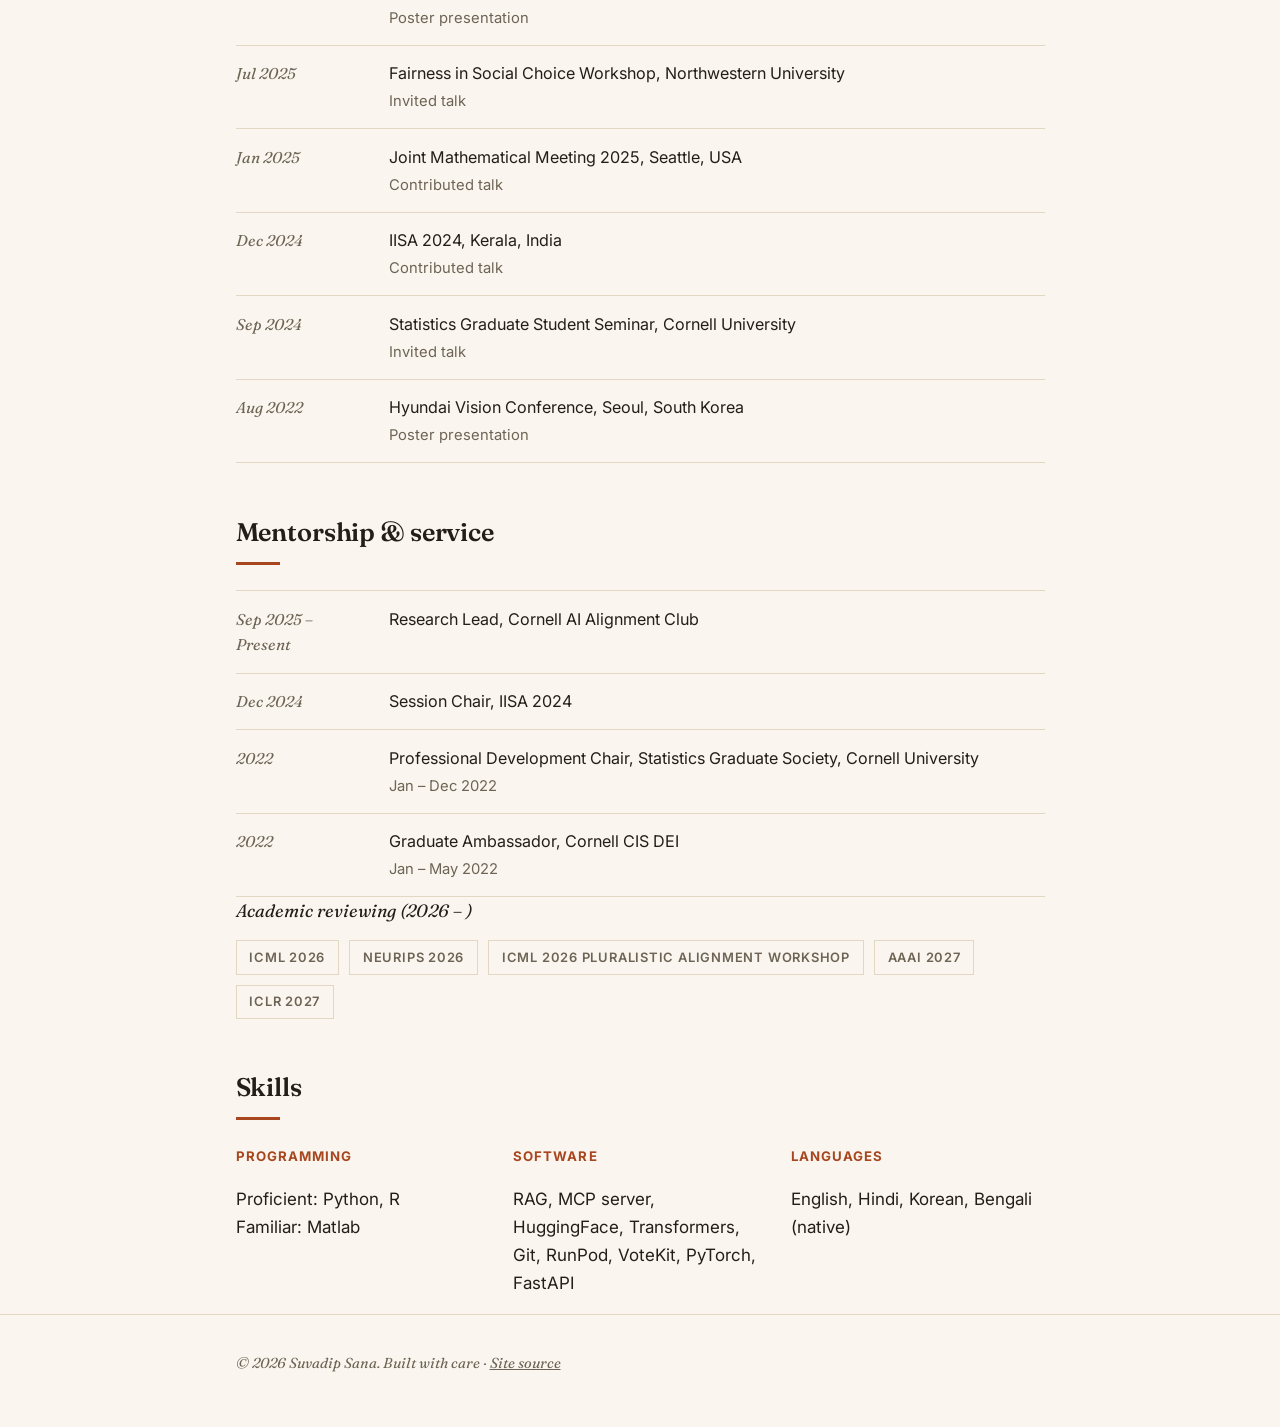
<file: cv.html>
<!DOCTYPE html>
<html lang="en">
<head>
<meta charset="utf-8" />
<script>
  (function () {
    try {
      var t = localStorage.getItem("theme");
      if (t) document.documentElement.setAttribute("data-theme", t);
    } catch (e) {}
  })();
</script>
<meta name="viewport" content="width=device-width, initial-scale=1" />
<title>CV — Suvadip Sana</title>
<meta name="description" content="Curriculum vitae of Suvadip Sana: education, experience, awards, talks, and service." />
<link rel="icon" type="image/svg+xml" href="favicon.svg" />
<link rel="apple-touch-icon" href="prof_profile_pic.jpeg" />
<meta property="og:type" content="website" />
<meta property="og:title" content="CV — Suvadip Sana" />
<meta property="og:description" content="Curriculum vitae of Suvadip Sana: education, experience, awards, talks, and service." />
<meta property="og:url" content="https://suvadip2776.github.io/Suvadip_Website/cv.html" />
<meta property="og:image" content="https://suvadip2776.github.io/Suvadip_Website/prof_profile_pic.jpeg" />
<meta name="twitter:card" content="summary" />
<meta name="twitter:title" content="CV — Suvadip Sana" />
<meta name="twitter:description" content="Curriculum vitae of Suvadip Sana: education, experience, awards, talks, and service." />
<meta name="twitter:image" content="https://suvadip2776.github.io/Suvadip_Website/prof_profile_pic.jpeg" />
<link rel="preconnect" href="https://fonts.googleapis.com" />
<link rel="preconnect" href="https://fonts.gstatic.com" crossorigin />
<link href="https://fonts.googleapis.com/css2?family=Fraunces:ital,opsz,wght@0,9..144,400;0,9..144,600;1,9..144,500&family=Inter:wght@400;500;600;700&display=swap" rel="stylesheet" />
<link rel="stylesheet" href="style.css" />
</head>
<body>

<nav class="site-nav">
  <div class="wrap">
    <a href="index.html" class="brand">Suvadip Sana</a>
    <div class="nav-right">
      <ul>
        <li><a href="index.html">Home</a></li>
        <li><a href="research.html">Research</a></li>
        <li><a href="cv.html" class="current">CV</a></li>
        <li><a href="teaching.html">Teaching</a></li>
        <li><a href="miscellaneous.html">Miscellaneous</a></li>
      </ul>
      <button type="button" class="theme-toggle" data-theme-toggle aria-label="Toggle dark mode">🌙</button>
    </div>
  </div>
</nav>

<header class="wrap page-header">
  <h1>Curriculum Vitae</h1>
  <p>
    Last updated November 2026 ·
    <a href="Suvadip_CV.pdf">Download PDF</a>
  </p>
</header>

<main class="wrap">

  <p class="jobmarket"><strong>On the academic and industry job market for Fall 2026.</strong> Reach out at <a href="mailto:ss2776@cornell.edu">ss2776@cornell.edu</a>.</p>

  <section>
    <h2>Job market materials</h2>
    <ul class="simple-list">
      <li><span class="when">Research statement</span><span class="what">Available on request — <a href="mailto:ss2776@cornell.edu">email me</a></span></li>
      <li><span class="when">Teaching statement</span><span class="what">Available on request — <a href="mailto:ss2776@cornell.edu">email me</a></span></li>
      <li><span class="when">References</span><span class="what">Available on request — <a href="mailto:ss2776@cornell.edu">email me</a></span></li>
    </ul>
  </section>

  <section>
    <h2>Education</h2>
    <ul class="simple-list">
      <li>
        <span class="when">2021 – 2027 (exp.)</span>
        <span class="what"><strong>Cornell University</strong> — PhD in Statistics
          <span class="meta">Advisors: Martin T. Wells, Lionel Levine</span></span>
      </li>
      <li>
        <span class="when">2021 – 2024</span>
        <span class="what"><strong>Cornell University</strong> — Master in Statistics
          <span class="meta">Grade: 3.93 / 4</span></span>
      </li>
      <li>
        <span class="when">2019 – 2021</span>
        <span class="what"><strong>Indian Statistical Institute</strong>, Bengaluru — Master in Mathematics (M.Math)
          <span class="meta">First Division with Distinction</span></span>
      </li>
      <li>
        <span class="when">2016 – 2019</span>
        <span class="what"><strong>Indian Statistical Institute</strong>, Bengaluru — Bachelor in Mathematics (B.Math)
          <span class="meta">First Division with Distinction</span></span>
      </li>
    </ul>
  </section>

  <section>
    <h2>Internship experience</h2>
    <ul class="simple-list">
      <li>
        <span class="when">Fall 2026</span>
        <span class="what"><strong>AI Engineering Intern</strong>, New York City Council Data Team
          <span class="meta">Frederic and Susan Rubinstein PiTech Innovation Fund, Cornell Tech · Advisor: Alaa Moussawi. Optimizing the RAG system used by NYC Council staff for legislative research.</span></span>
      </li>
      <li>
        <span class="when">Summer 2026</span>
        <span class="what"><strong>PiTech Impact Fellow (AI Engineering Intern)</strong>, New York City Council Data Team
          <span class="meta">Advisor: Alaa Moussawi. Built an AI routing system and MCP server for a staff-facing legislative chatbot.</span></span>
      </li>
      <li>
        <span class="when">Summer 2025</span>
        <span class="what"><strong>Summer Fellow</strong>, Data and Democracy Lab, Cornell Brooks School of Public Policy
          <span class="meta">Advisor: Moon Duchin. Developed statistical fairness measures for ranked-choice voting systems.</span></span>
      </li>
      <li>
        <span class="when">Apr – Jun 2020</span>
        <span class="what"><strong>Statistical Analyst Intern</strong>, Siemens Healthineers, Bangalore, India</span>
      </li>
    </ul>
  </section>

  <section id="awards">
    <h2>Awards and honors</h2>
    <ul class="simple-list">
      <li><span class="when">2026</span><span class="what">Frederic and Susan Rubinstein PiTech Innovation Fund, Cornell Tech</span></li>
      <li><span class="when">2026</span><span class="what">ICML 2026 Silver Reviewer Award</span></li>
      <li><span class="when">2026</span><span class="what">Cornell Bowers CIS Social Impact and Service Award</span></li>
      <li><span class="when">2026</span><span class="what">Cornell PiTech Impact Fellowship</span></li>
      <li><span class="when">2025</span><span class="what">Tapia Conference Travel Award — $1,500, travel to Dallas, Texas</span></li>
      <li><span class="when">2024</span><span class="what">NSF Travel Award — $500, travel to IISA 2024</span></li>
      <li><span class="when">2024</span><span class="what">Cornell Graduate School Research Travel Grant — $1,300, for studying ranked-choice elections</span></li>
      <li><span class="when">2021–2022</span><span class="what">Cornell PhD Graduate Fellowship <span class="meta">Awarded to two incoming PhD students</span></span></li>
      <li><span class="when">2020</span><span class="what">NBHM Master Scholarship (Government of India)</span></li>
      <li><span class="when">2019</span><span class="what">All India Rank-33, IIT JAM <span class="meta">National-level entrance exam in Mathematical Statistics</span></span></li>
      <li><span class="when">2019</span><span class="what">All India Rank-3, M.Stat entrance of ISI <span class="meta">National-level entrance exam in Statistics</span></span></li>
      <li><span class="when">2016–2019</span><span class="what">ISI Teacher's Award, Indian Statistical Institute <span class="meta">Awarded to top 3 students</span></span></li>
    </ul>
  </section>

  <section>
    <h2>Conference talks &amp; poster presentations</h2>
    <ul class="simple-list">
      <li><span class="when">Dec 2026</span><span class="what">New York City Technology Forum, Brooklyn, NY <span class="meta">Invited speaker and panelist · Upcoming</span></span></li>
      <li><span class="when">Nov 2026</span><span class="what">Probability Seminar, Department of Mathematics, Cornell University <span class="meta">Invited talk · Upcoming</span></span></li>
      <li><span class="when">Oct 2026</span><span class="what">PiTech Showcase, Cornell Tech, New York, NY <span class="meta">Invited talk</span></span></li>
      <li><span class="when">Feb 2026</span><span class="what">Social Choice for AI Ethics and Safety Workshop, IASEAI 2026, Paris, France <span class="meta">Invited talk</span></span></li>
      <li><span class="when">Jan 2026</span><span class="what">Alignment Research Center, Berkeley, CA <span class="meta">Invited talk</span></span></li>
      <li><span class="when">Oct 2025</span><span class="what">Social Choice: Theory and Computation, Wellesley College, MA <span class="meta">Poster presentation</span></span></li>
      <li><span class="when">Jul 2025</span><span class="what">Fairness in Social Choice Workshop, Northwestern University <span class="meta">Invited talk</span></span></li>
      <li><span class="when">Jan 2025</span><span class="what">Joint Mathematical Meeting 2025, Seattle, USA <span class="meta">Contributed talk</span></span></li>
      <li><span class="when">Dec 2024</span><span class="what">IISA 2024, Kerala, India <span class="meta">Contributed talk</span></span></li>
      <li><span class="when">Sep 2024</span><span class="what">Statistics Graduate Student Seminar, Cornell University <span class="meta">Invited talk</span></span></li>
      <li><span class="when">Aug 2022</span><span class="what">Hyundai Vision Conference, Seoul, South Korea <span class="meta">Poster presentation</span></span></li>
    </ul>
  </section>

  <section>
    <h2>Mentorship &amp; service</h2>
    <ul class="simple-list">
      <li><span class="when">Sep 2025 – Present</span><span class="what">Research Lead, Cornell AI Alignment Club</span></li>
      <li><span class="when">Dec 2024</span><span class="what">Session Chair, IISA 2024</span></li>
      <li><span class="when">2022</span><span class="what">Professional Development Chair, Statistics Graduate Society, Cornell University <span class="meta">Jan – Dec 2022</span></span></li>
      <li><span class="when">2022</span><span class="what">Graduate Ambassador, Cornell CIS DEI <span class="meta">Jan – May 2022</span></span></li>
    </ul>

    <p class="subhead">Academic reviewing (2026 – )</p>
    <ul class="tag-list">
      <li>ICML 2026</li>
      <li>NeurIPS 2026</li>
      <li>ICML 2026 Pluralistic Alignment Workshop</li>
      <li>AAAI 2027</li>
      <li>ICLR 2027</li>
    </ul>
  </section>

  <section>
    <h2>Skills</h2>
    <div class="skills-grid">
      <div class="block">
        <h3>Programming</h3>
        <p>Proficient: Python, R<br />Familiar: Matlab</p>
      </div>
      <div class="block">
        <h3>Software</h3>
        <p>RAG, MCP server, HuggingFace, Transformers, Git, RunPod, VoteKit, PyTorch, FastAPI</p>
      </div>
      <div class="block">
        <h3>Languages</h3>
        <p>English, Hindi, Korean, Bengali (native)</p>
      </div>
    </div>
  </section>

</main>

<footer>
  <div class="wrap">
    &copy; 2026 Suvadip Sana. Built with care ·
    <a href="https://github.com/Suvadip2776/Suvadip_Website">Site source</a>
  </div>
</footer>

<button type="button" class="back-to-top" aria-label="Back to top">↑</button>
<script src="script.js" defer></script>
</body>
</html>
</file>
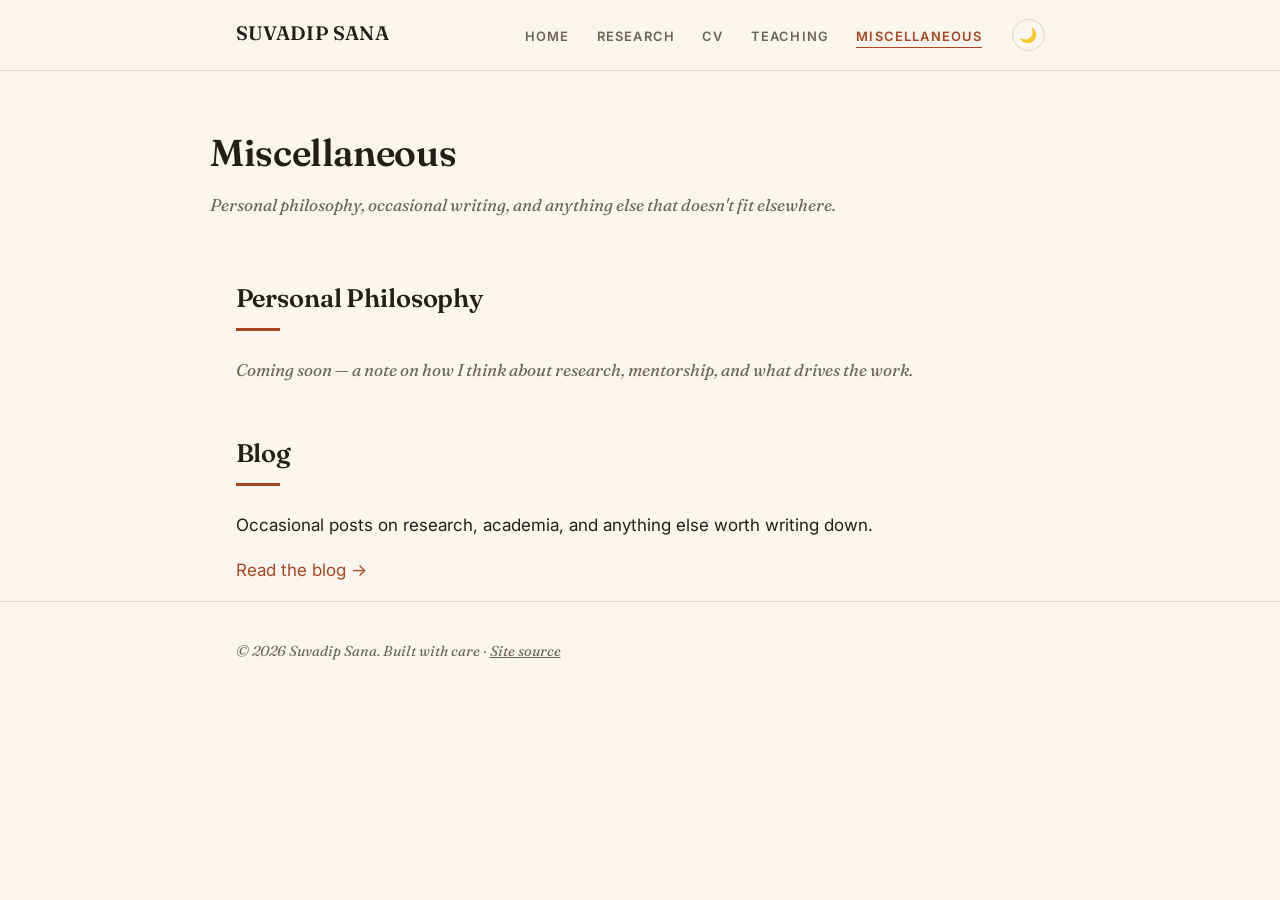
<file: miscellaneous.html>
<!DOCTYPE html>
<html lang="en">
<head>
<meta charset="utf-8" />
<script>
  (function () {
    try {
      var t = localStorage.getItem("theme");
      if (t) document.documentElement.setAttribute("data-theme", t);
    } catch (e) {}
  })();
</script>
<meta name="viewport" content="width=device-width, initial-scale=1" />
<title>Miscellaneous — Suvadip Sana</title>
<meta name="description" content="Personal philosophy, occasional writing, and anything else that doesn't fit elsewhere on Suvadip Sana's site." />
<link rel="icon" type="image/svg+xml" href="favicon.svg" />
<link rel="apple-touch-icon" href="prof_profile_pic.jpeg" />
<meta property="og:type" content="website" />
<meta property="og:title" content="Miscellaneous — Suvadip Sana" />
<meta property="og:description" content="Personal philosophy, occasional writing, and anything else that doesn't fit elsewhere." />
<meta property="og:url" content="https://suvadip2776.github.io/Suvadip_Website/miscellaneous.html" />
<meta property="og:image" content="https://suvadip2776.github.io/Suvadip_Website/prof_profile_pic.jpeg" />
<meta name="twitter:card" content="summary" />
<meta name="twitter:title" content="Miscellaneous — Suvadip Sana" />
<meta name="twitter:description" content="Personal philosophy, occasional writing, and anything else that doesn't fit elsewhere." />
<meta name="twitter:image" content="https://suvadip2776.github.io/Suvadip_Website/prof_profile_pic.jpeg" />
<link rel="preconnect" href="https://fonts.googleapis.com" />
<link rel="preconnect" href="https://fonts.gstatic.com" crossorigin />
<link href="https://fonts.googleapis.com/css2?family=Fraunces:ital,opsz,wght@0,9..144,400;0,9..144,600;1,9..144,500&family=Inter:wght@400;500;600;700&display=swap" rel="stylesheet" />
<link rel="stylesheet" href="style.css" />
</head>
<body>

<nav class="site-nav">
  <div class="wrap">
    <a href="index.html" class="brand">Suvadip Sana</a>
    <div class="nav-right">
      <ul>
        <li><a href="index.html">Home</a></li>
        <li><a href="research.html">Research</a></li>
        <li><a href="cv.html">CV</a></li>
        <li><a href="teaching.html">Teaching</a></li>
        <li><a href="miscellaneous.html" class="current">Miscellaneous</a></li>
      </ul>
      <button type="button" class="theme-toggle" data-theme-toggle aria-label="Toggle dark mode">🌙</button>
    </div>
  </div>
</nav>

<header class="wrap page-header">
  <h1>Miscellaneous</h1>
  <p>Personal philosophy, occasional writing, and anything else that doesn't fit elsewhere.</p>
</header>

<main class="wrap">

  <section>
    <h2>Personal Philosophy</h2>
    <p class="placeholder-note">Coming soon — a note on how I think about research, mentorship, and what drives the work.</p>
  </section>

  <section>
    <h2>Blog</h2>
    <p>Occasional posts on research, academia, and anything else worth writing down.</p>
    <p><a href="blog.html">Read the blog →</a></p>
  </section>

</main>

<footer>
  <div class="wrap">
    &copy; 2026 Suvadip Sana. Built with care ·
    <a href="https://github.com/Suvadip2776/Suvadip_Website">Site source</a>
  </div>
</footer>

<button type="button" class="back-to-top" aria-label="Back to top">↑</button>
<script src="script.js" defer></script>
</body>
</html>
</file>
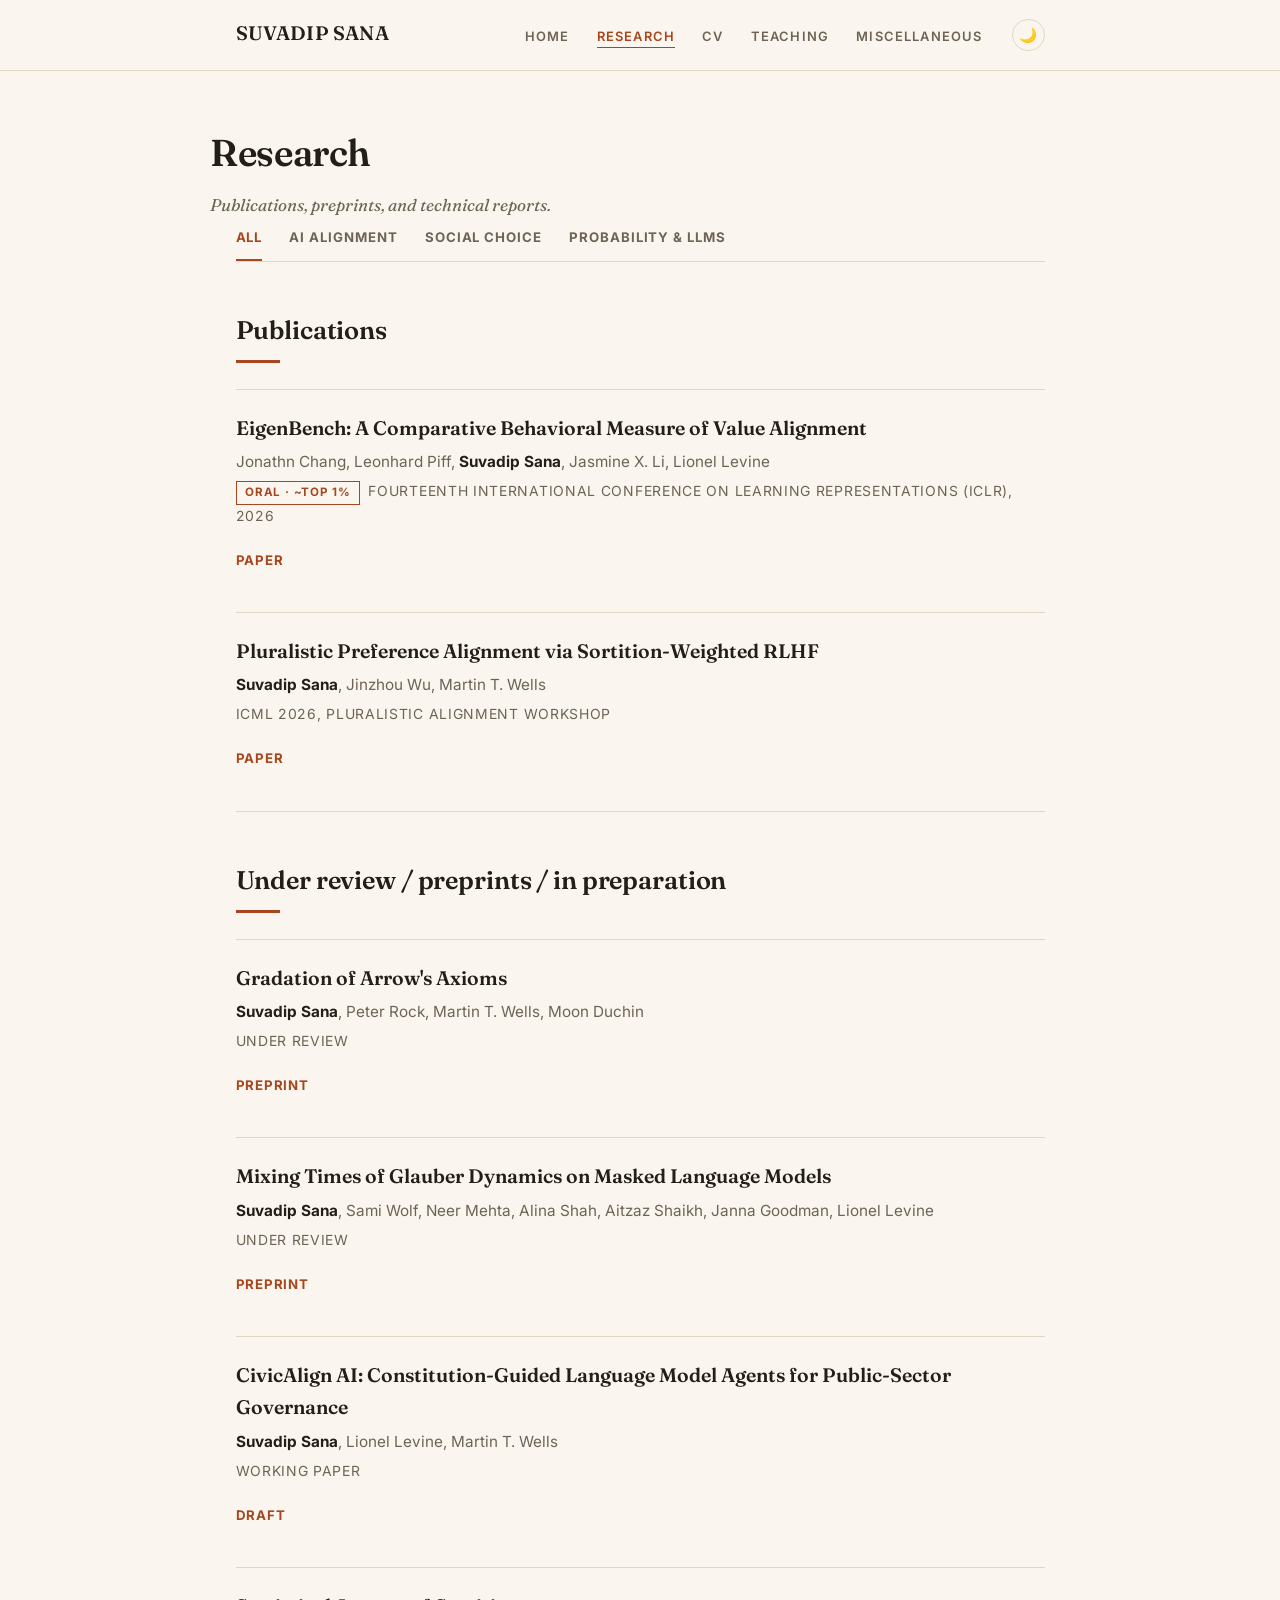
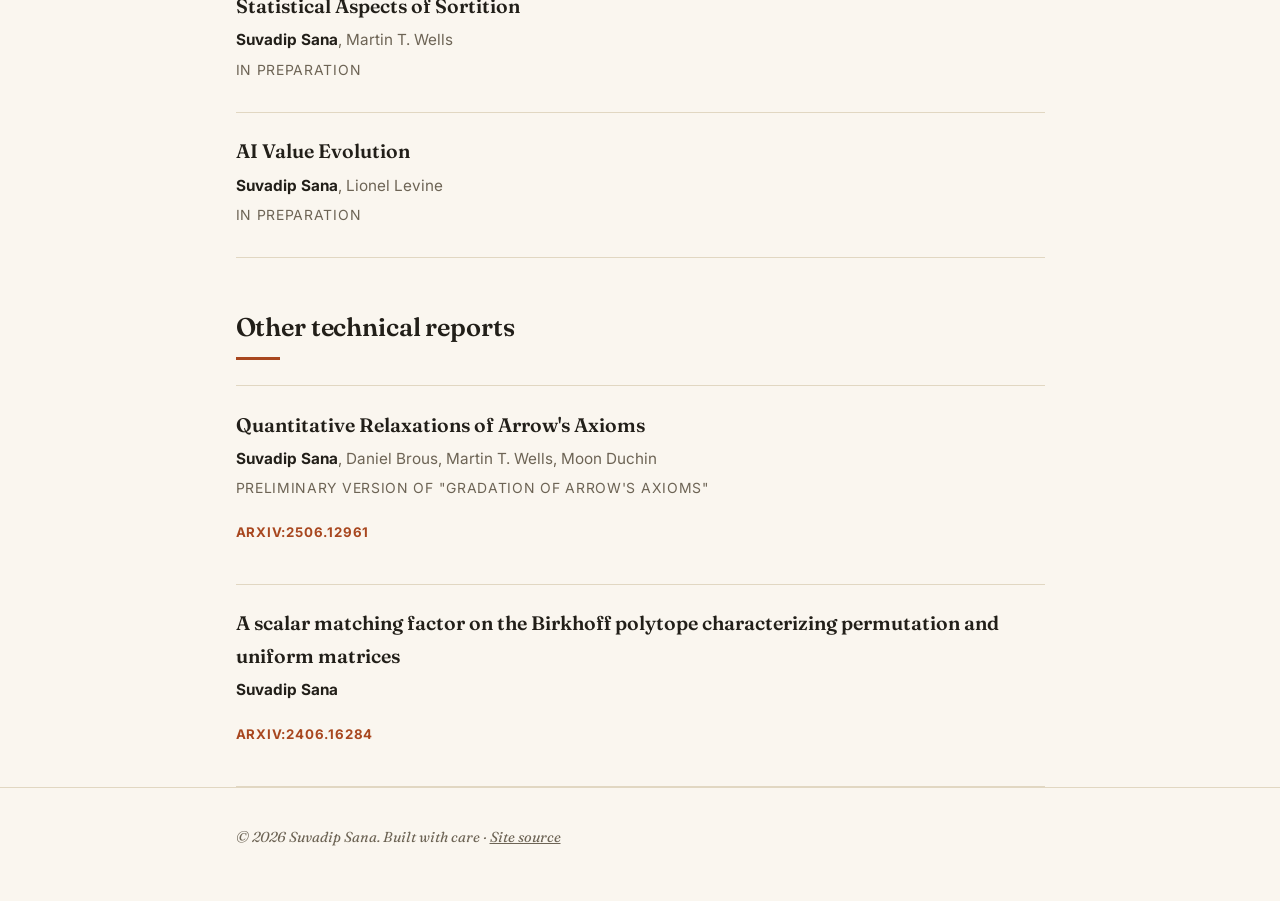
<file: research.html>
<!DOCTYPE html>
<html lang="en">
<head>
<meta charset="utf-8" />
<script>
  (function () {
    try {
      var t = localStorage.getItem("theme");
      if (t) document.documentElement.setAttribute("data-theme", t);
    } catch (e) {}
  })();
</script>
<meta name="viewport" content="width=device-width, initial-scale=1" />
<title>Research — Suvadip Sana</title>
<meta name="description" content="Publications, preprints, and technical reports by Suvadip Sana on AI alignment and computational social choice." />
<link rel="icon" type="image/svg+xml" href="favicon.svg" />
<link rel="apple-touch-icon" href="prof_profile_pic.jpeg" />
<meta property="og:type" content="website" />
<meta property="og:title" content="Research — Suvadip Sana" />
<meta property="og:description" content="Publications, preprints, and technical reports by Suvadip Sana on AI alignment and computational social choice." />
<meta property="og:url" content="https://suvadip2776.github.io/Suvadip_Website/research.html" />
<meta property="og:image" content="https://suvadip2776.github.io/Suvadip_Website/prof_profile_pic.jpeg" />
<meta name="twitter:card" content="summary" />
<meta name="twitter:title" content="Research — Suvadip Sana" />
<meta name="twitter:description" content="Publications, preprints, and technical reports by Suvadip Sana on AI alignment and computational social choice." />
<meta name="twitter:image" content="https://suvadip2776.github.io/Suvadip_Website/prof_profile_pic.jpeg" />
<link rel="preconnect" href="https://fonts.googleapis.com" />
<link rel="preconnect" href="https://fonts.gstatic.com" crossorigin />
<link href="https://fonts.googleapis.com/css2?family=Fraunces:ital,opsz,wght@0,9..144,400;0,9..144,600;1,9..144,500&family=Inter:wght@400;500;600;700&display=swap" rel="stylesheet" />
<link rel="stylesheet" href="style.css" />
</head>
<body>

<nav class="site-nav">
  <div class="wrap">
    <a href="index.html" class="brand">Suvadip Sana</a>
    <div class="nav-right">
      <ul>
        <li><a href="index.html">Home</a></li>
        <li><a href="research.html" class="current">Research</a></li>
        <li><a href="cv.html">CV</a></li>
        <li><a href="teaching.html">Teaching</a></li>
        <li><a href="miscellaneous.html">Miscellaneous</a></li>
      </ul>
      <button type="button" class="theme-toggle" data-theme-toggle aria-label="Toggle dark mode">🌙</button>
    </div>
  </div>
</nav>

<header class="wrap page-header">
  <h1>Research</h1>
  <p>Publications, preprints, and technical reports.</p>
</header>

<main class="wrap">

  <div class="filter-row" role="group" aria-label="Filter publications by topic">
    <button type="button" class="filter-btn active" data-filter="all" aria-pressed="true">All</button>
    <button type="button" class="filter-btn" data-filter="alignment" aria-pressed="false">AI Alignment</button>
    <button type="button" class="filter-btn" data-filter="social-choice" aria-pressed="false">Social Choice</button>
    <button type="button" class="filter-btn" data-filter="probability" aria-pressed="false">Probability &amp; LLMs</button>
  </div>

  <section class="pub-section">
    <h2>Publications</h2>

    <div class="entry" data-tags="alignment">
      <p class="entry-title">EigenBench: A Comparative Behavioral Measure of Value Alignment</p>
      <p class="entry-authors">Jonathn Chang, Leonhard Piff, <span class="me">Suvadip Sana</span>, Jasmine X. Li, Lionel Levine</p>
      <p class="entry-venue"><span class="badge">Oral · ~top 1%</span>Fourteenth International Conference on Learning Representations (ICLR), 2026</p>
      <p class="entry-links"><a href="https://openreview.net/pdf?id=fm79KXJIUQ">Paper</a></p>
    </div>

    <div class="entry" data-tags="alignment social-choice">
      <p class="entry-title">Pluralistic Preference Alignment via Sortition-Weighted RLHF</p>
      <p class="entry-authors"><span class="me">Suvadip Sana</span>, Jinzhou Wu, Martin T. Wells</p>
      <p class="entry-venue">ICML 2026, Pluralistic Alignment Workshop</p>
      <p class="entry-links"><a href="https://www.arxiv.org/abs/2602.05113">Paper</a></p>
    </div>
  </section>

  <section class="pub-section">
    <h2>Under review / preprints / in preparation</h2>

    <div class="entry" data-tags="social-choice">
      <p class="entry-title">Gradation of Arrow's Axioms</p>
      <p class="entry-authors"><span class="me">Suvadip Sana</span>, Peter Rock, Martin T. Wells, Moon Duchin</p>
      <p class="entry-venue">Under Review</p>
      <p class="entry-links"><a href="https://data-democracy.org/GAA">Preprint</a></p>
    </div>

    <div class="entry" data-tags="probability">
      <p class="entry-title">Mixing Times of Glauber Dynamics on Masked Language Models</p>
      <p class="entry-authors"><span class="me">Suvadip Sana</span>, Sami Wolf, Neer Mehta, Alina Shah, Aitzaz Shaikh, Janna Goodman, Lionel Levine</p>
      <p class="entry-venue">Under Review</p>
      <p class="entry-links"><a href="https://arxiv.org/abs/2605.16378">Preprint</a></p>
    </div>

    <div class="entry" data-tags="alignment social-choice">
      <p class="entry-title">CivicAlign AI: Constitution-Guided Language Model Agents for Public-Sector Governance</p>
      <p class="entry-authors"><span class="me">Suvadip Sana</span>, Lionel Levine, Martin T. Wells</p>
      <p class="entry-venue">Working paper</p>
      <p class="entry-links"><a href="CivicAlign_AI_working_paper.pdf">Draft</a></p>
    </div>

    <div class="entry" data-tags="social-choice">
      <p class="entry-title">Statistical Aspects of Sortition</p>
      <p class="entry-authors"><span class="me">Suvadip Sana</span>, Martin T. Wells</p>
      <p class="entry-venue">In preparation</p>
    </div>

    <div class="entry" data-tags="alignment">
      <p class="entry-title">AI Value Evolution</p>
      <p class="entry-authors"><span class="me">Suvadip Sana</span>, Lionel Levine</p>
      <p class="entry-venue">In preparation</p>
    </div>
  </section>

  <section class="pub-section">
    <h2>Other technical reports</h2>

    <div class="entry" data-tags="social-choice">
      <p class="entry-title">Quantitative Relaxations of Arrow's Axioms</p>
      <p class="entry-authors"><span class="me">Suvadip Sana</span>, Daniel Brous, Martin T. Wells, Moon Duchin</p>
      <p class="entry-venue">Preliminary version of "Gradation of Arrow's Axioms"</p>
      <p class="entry-links"><a href="https://arxiv.org/pdf/2506.12961">arXiv:2506.12961</a></p>
    </div>

    <div class="entry" data-tags="probability">
      <p class="entry-title">A scalar matching factor on the Birkhoff polytope characterizing permutation and uniform matrices</p>
      <p class="entry-authors"><span class="me">Suvadip Sana</span></p>
      <p class="entry-links"><a href="https://arxiv.org/pdf/2406.16284">arXiv:2406.16284</a></p>
    </div>
  </section>

</main>

<footer>
  <div class="wrap">
    &copy; 2026 Suvadip Sana. Built with care ·
    <a href="https://github.com/Suvadip2776/Suvadip_Website">Site source</a>
  </div>
</footer>

<button type="button" class="back-to-top" aria-label="Back to top">↑</button>
<script src="script.js" defer></script>
</body>
</html>
</file>
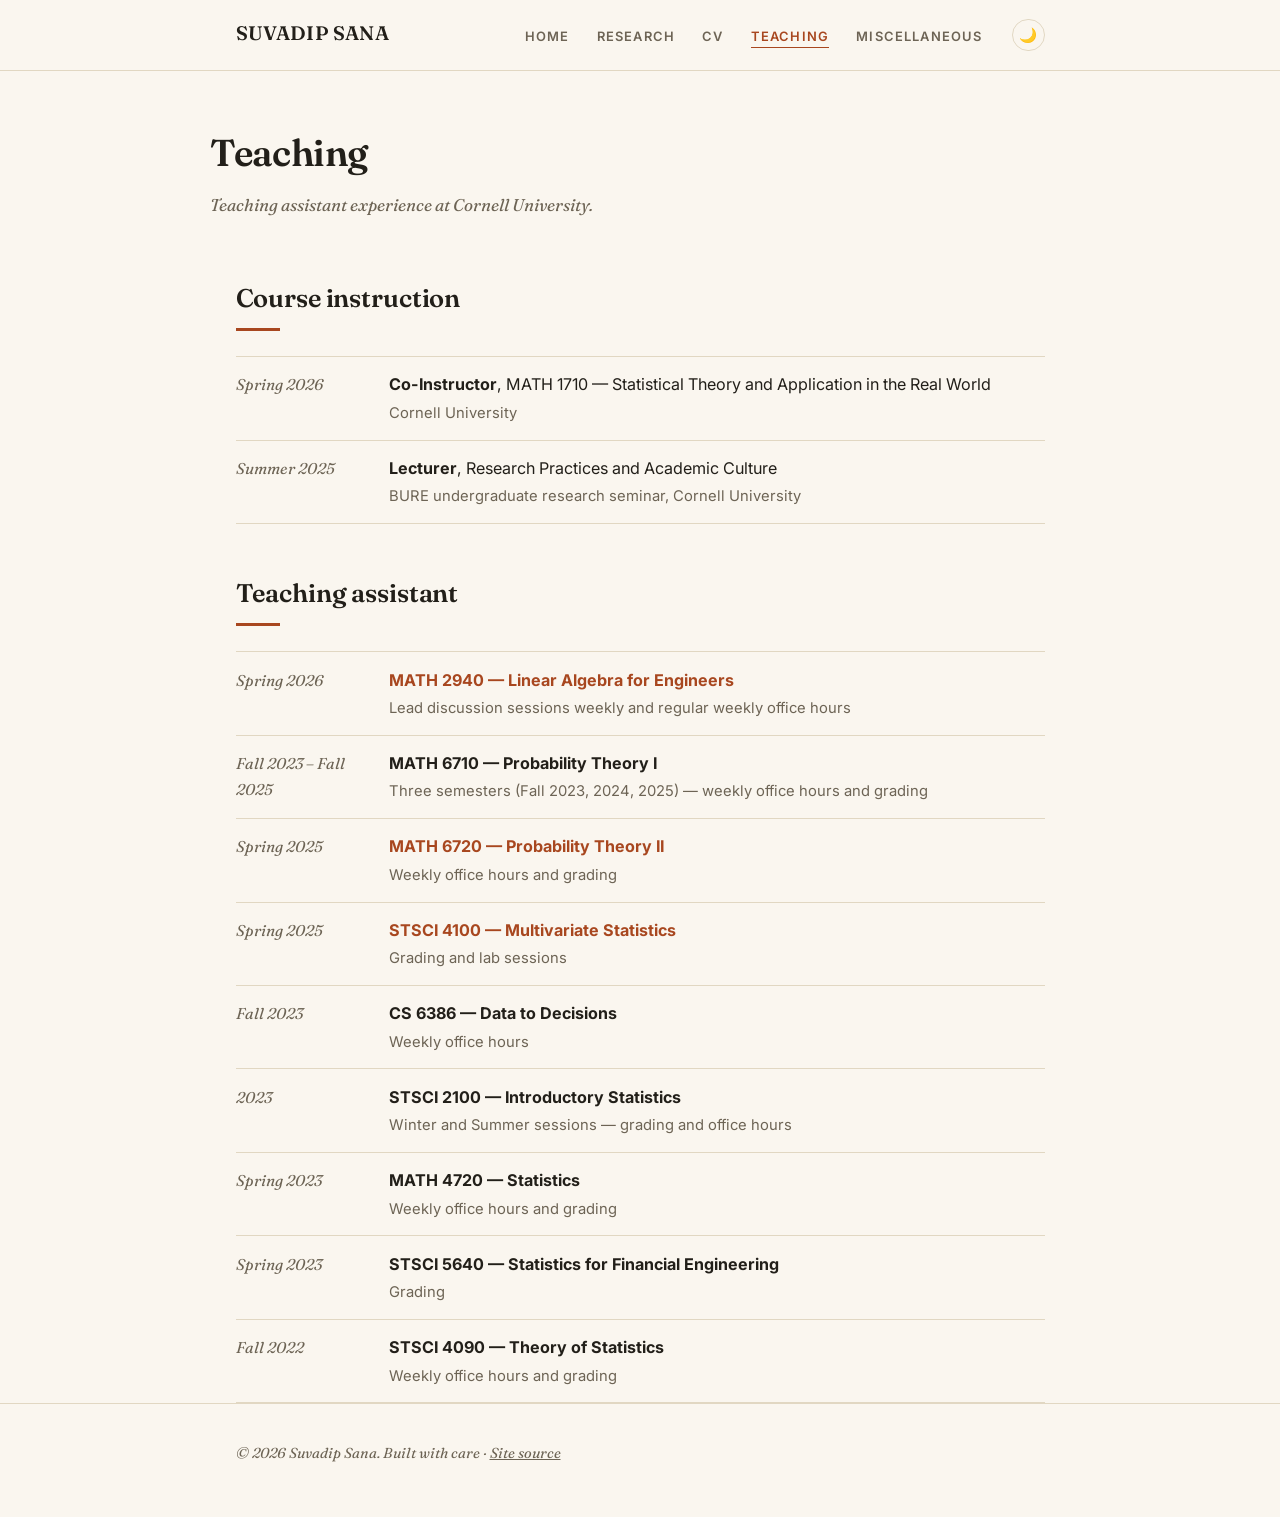
<file: teaching.html>
<!DOCTYPE html>
<html lang="en">
<head>
<meta charset="utf-8" />
<script>
  (function () {
    try {
      var t = localStorage.getItem("theme");
      if (t) document.documentElement.setAttribute("data-theme", t);
    } catch (e) {}
  })();
</script>
<meta name="viewport" content="width=device-width, initial-scale=1" />
<title>Teaching — Suvadip Sana</title>
<meta name="description" content="Teaching assistant experience of Suvadip Sana at Cornell University." />
<link rel="icon" type="image/svg+xml" href="favicon.svg" />
<link rel="apple-touch-icon" href="prof_profile_pic.jpeg" />
<meta property="og:type" content="website" />
<meta property="og:title" content="Teaching — Suvadip Sana" />
<meta property="og:description" content="Teaching assistant experience of Suvadip Sana at Cornell University." />
<meta property="og:url" content="https://suvadip2776.github.io/Suvadip_Website/teaching.html" />
<meta property="og:image" content="https://suvadip2776.github.io/Suvadip_Website/prof_profile_pic.jpeg" />
<meta name="twitter:card" content="summary" />
<meta name="twitter:title" content="Teaching — Suvadip Sana" />
<meta name="twitter:description" content="Teaching assistant experience of Suvadip Sana at Cornell University." />
<meta name="twitter:image" content="https://suvadip2776.github.io/Suvadip_Website/prof_profile_pic.jpeg" />
<link rel="preconnect" href="https://fonts.googleapis.com" />
<link rel="preconnect" href="https://fonts.gstatic.com" crossorigin />
<link href="https://fonts.googleapis.com/css2?family=Fraunces:ital,opsz,wght@0,9..144,400;0,9..144,600;1,9..144,500&family=Inter:wght@400;500;600;700&display=swap" rel="stylesheet" />
<link rel="stylesheet" href="style.css" />
</head>
<body>

<nav class="site-nav">
  <div class="wrap">
    <a href="index.html" class="brand">Suvadip Sana</a>
    <div class="nav-right">
      <ul>
        <li><a href="index.html">Home</a></li>
        <li><a href="research.html">Research</a></li>
        <li><a href="cv.html">CV</a></li>
        <li><a href="teaching.html" class="current">Teaching</a></li>
        <li><a href="miscellaneous.html">Miscellaneous</a></li>
      </ul>
      <button type="button" class="theme-toggle" data-theme-toggle aria-label="Toggle dark mode">🌙</button>
    </div>
  </div>
</nav>

<header class="wrap page-header">
  <h1>Teaching</h1>
  <p>Teaching assistant experience at Cornell University.</p>
</header>

<main class="wrap">

  <section>
    <h2>Course instruction</h2>
    <ul class="simple-list">
      <li>
        <span class="when">Spring 2026</span>
        <span class="what"><strong>Co-Instructor</strong>, MATH 1710 — Statistical Theory and Application in the Real World
          <span class="meta">Cornell University</span></span>
      </li>
      <li>
        <span class="when">Summer 2025</span>
        <span class="what"><strong>Lecturer</strong>, Research Practices and Academic Culture
          <span class="meta">BURE undergraduate research seminar, Cornell University</span></span>
      </li>
    </ul>
  </section>

  <section>
    <h2>Teaching assistant</h2>
    <ul class="simple-list">
      <li>
        <span class="when">Spring 2026</span>
        <span class="what"><strong><a href="https://classes.cornell.edu/browse/roster/SP26/class/MATH/2940">MATH 2940 — Linear Algebra for Engineers</a></strong>
          <span class="meta">Lead discussion sessions weekly and regular weekly office hours</span></span>
      </li>
      <li>
        <span class="when">Fall 2023 – Fall 2025</span>
        <span class="what"><strong>MATH 6710 — Probability Theory I</strong>
          <span class="meta">Three semesters (Fall 2023, 2024, 2025) — weekly office hours and grading</span></span>
      </li>
      <li>
        <span class="when">Spring 2025</span>
        <span class="what"><strong><a href="https://classes.cornell.edu/browse/roster/SP25/class/MATH/6720">MATH 6720 — Probability Theory II</a></strong>
          <span class="meta">Weekly office hours and grading</span></span>
      </li>
      <li>
        <span class="when">Spring 2025</span>
        <span class="what"><strong><a href="https://classes.cornell.edu/browse/roster/SP25/class/STSCI/5111">STSCI 4100 — Multivariate Statistics</a></strong>
          <span class="meta">Grading and lab sessions</span></span>
      </li>
      <li>
        <span class="when">Fall 2023</span>
        <span class="what"><strong>CS 6386 — Data to Decisions</strong>
          <span class="meta">Weekly office hours</span></span>
      </li>
      <li>
        <span class="when">2023</span>
        <span class="what"><strong>STSCI 2100 — Introductory Statistics</strong>
          <span class="meta">Winter and Summer sessions — grading and office hours</span></span>
      </li>
      <li>
        <span class="when">Spring 2023</span>
        <span class="what"><strong>MATH 4720 — Statistics</strong>
          <span class="meta">Weekly office hours and grading</span></span>
      </li>
      <li>
        <span class="when">Spring 2023</span>
        <span class="what"><strong>STSCI 5640 — Statistics for Financial Engineering</strong>
          <span class="meta">Grading</span></span>
      </li>
      <li>
        <span class="when">Fall 2022</span>
        <span class="what"><strong>STSCI 4090 — Theory of Statistics</strong>
          <span class="meta">Weekly office hours and grading</span></span>
      </li>
    </ul>
  </section>

</main>

<footer>
  <div class="wrap">
    &copy; 2026 Suvadip Sana. Built with care ·
    <a href="https://github.com/Suvadip2776/Suvadip_Website">Site source</a>
  </div>
</footer>

<button type="button" class="back-to-top" aria-label="Back to top">↑</button>
<script src="script.js" defer></script>
</body>
</html>
</file>
<file: style.css>
/* ---------------------------------------------------------
   Suvadip Sana — personal academic site
   Elegant editorial theme: serif display type, warm parchment
   palette, hairline rules in place of boxed cards.
   --------------------------------------------------------- */

:root {
  --bg: #faf6ef;
  --bg-soft: #f2ebdd;
  --text: #221f19;
  --text-soft: #6d6455;
  --border: #e1d7c2;
  --accent: #a8471f;
  --accent-soft: #f3e2d2;
  --tag-text: #7a4326;
  --shadow: 0 1px 2px rgba(60, 43, 20, 0.05), 0 2px 6px rgba(60, 43, 20, 0.06);
  --font-serif: "Fraunces", "Iowan Old Style", Georgia, "Times New Roman", serif;
  --font-sans: "Inter", -apple-system, BlinkMacSystemFont, "Segoe UI", Roboto,
    Helvetica, Arial, sans-serif;
  --max-width: 860px;
  font-size: 17px;
}

@media (prefers-color-scheme: dark) {
  :root:not([data-theme="light"]) {
    --bg: #1c1710;
    --bg-soft: #251f16;
    --text: #f1ebe0;
    --text-soft: #ada08b;
    --border: #3b3323;
    --accent: #e08a4f;
    --accent-soft: #382a1b;
    --tag-text: #e0a06a;
    --shadow: 0 1px 2px rgba(0, 0, 0, 0.3), 0 2px 8px rgba(0, 0, 0, 0.4);
  }
}

:root[data-theme="dark"] {
  --bg: #1c1710;
  --bg-soft: #251f16;
  --text: #f1ebe0;
  --text-soft: #ada08b;
  --border: #3b3323;
  --accent: #e08a4f;
  --accent-soft: #382a1b;
  --tag-text: #e0a06a;
  --shadow: 0 1px 2px rgba(0, 0, 0, 0.3), 0 2px 8px rgba(0, 0, 0, 0.4);
}

:root[data-theme="light"] {
  --bg: #faf6ef;
  --bg-soft: #f2ebdd;
  --text: #221f19;
  --text-soft: #6d6455;
  --border: #e1d7c2;
  --accent: #a8471f;
  --accent-soft: #f3e2d2;
  --tag-text: #7a4326;
  --shadow: 0 1px 2px rgba(60, 43, 20, 0.05), 0 2px 6px rgba(60, 43, 20, 0.06);
}

* {
  box-sizing: border-box;
}

html {
  scroll-behavior: smooth;
}

body {
  margin: 0;
  background: var(--bg);
  color: var(--text);
  font-family: var(--font-sans);
  line-height: 1.65;
  -webkit-font-smoothing: antialiased;
}

a {
  color: var(--accent);
  text-decoration: none;
}

a:hover {
  text-decoration: underline;
}

.wrap {
  max-width: var(--max-width);
  margin: 0 auto;
  padding: 0 1.5rem;
}

/* ---------- Nav ---------- */

.site-nav {
  position: sticky;
  top: 0;
  z-index: 10;
  background: color-mix(in srgb, var(--bg) 92%, transparent);
  backdrop-filter: saturate(140%) blur(8px);
  border-bottom: 1px solid var(--border);
  transition: box-shadow 0.2s ease;
}

.site-nav.scrolled {
  box-shadow: 0 2px 10px rgba(40, 28, 12, 0.06);
}

.site-nav .wrap {
  display: flex;
  align-items: center;
  justify-content: space-between;
  flex-wrap: wrap;
  gap: 0.5rem 1.5rem;
  padding-top: 1rem;
  padding-bottom: 1rem;
}

.site-nav .brand {
  font-family: var(--font-serif);
  font-weight: 600;
  font-size: 1.15rem;
  color: var(--text);
  letter-spacing: 0.01em;
}

.site-nav .brand:hover {
  text-decoration: none;
  color: var(--accent);
}

.nav-right {
  display: flex;
  align-items: center;
  gap: 1.75rem;
  flex-wrap: wrap;
}

.site-nav ul {
  list-style: none;
  display: flex;
  gap: 1.6rem;
  margin: 0;
  padding: 0;
  flex-wrap: wrap;
}

.site-nav a {
  color: var(--text-soft);
  font-size: 0.76rem;
  font-weight: 600;
  text-transform: uppercase;
  letter-spacing: 0.09em;
  padding-bottom: 3px;
  border-bottom: 1px solid transparent;
}

.site-nav a:hover {
  color: var(--accent);
  text-decoration: none;
}

.site-nav a.current {
  color: var(--accent);
  border-bottom-color: var(--accent);
}

.theme-toggle {
  display: inline-flex;
  align-items: center;
  justify-content: center;
  width: 1.9rem;
  height: 1.9rem;
  border-radius: 50%;
  border: 1px solid var(--border);
  background: transparent;
  color: var(--text);
  font-size: 0.85rem;
  line-height: 1;
  cursor: pointer;
  padding: 0;
}

.theme-toggle:hover {
  border-color: var(--accent);
}

/* ---------- Hero ---------- */

.hero {
  padding: 4rem 0 2.5rem;
  display: flex;
  gap: 2.75rem;
  align-items: center;
  flex-wrap: wrap;
}

.hero img {
  width: 164px;
  height: 164px;
  object-fit: cover;
  border-radius: 50%;
  border: 1px solid var(--border);
  outline: 1px solid var(--accent);
  outline-offset: 7px;
  flex-shrink: 0;
  transition: outline-offset 0.25s ease;
}

.hero img:hover {
  outline-offset: 10px;
}

.hero .intro {
  flex: 1;
  min-width: 280px;
}

.eyebrow {
  font-family: var(--font-sans);
  text-transform: uppercase;
  letter-spacing: 0.16em;
  font-size: 0.74rem;
  font-weight: 700;
  color: var(--accent);
  margin: 0 0 0.7rem;
}

.hero h1 {
  font-family: var(--font-serif);
  font-weight: 600;
  font-size: clamp(2.2rem, 4.6vw, 3.1rem);
  line-height: 1.05;
  letter-spacing: -0.01em;
  margin: 0 0 0.4rem;
}

.hero .role {
  color: var(--text-soft);
  font-family: var(--font-serif);
  font-style: italic;
  font-weight: 500;
  font-size: 1.15rem;
  margin-bottom: 1.2rem;
}

.lede {
  border-left: 2px solid var(--accent);
  padding-left: 1.1rem;
  font-size: 1.02rem;
}

.links-row {
  display: flex;
  flex-wrap: wrap;
  align-items: center;
  gap: 0.5rem 1.2rem;
  margin-top: 1.3rem;
}

.pill {
  display: inline-flex;
  align-items: center;
  color: var(--text);
  font-family: var(--font-sans);
  font-size: 0.78rem;
  font-weight: 700;
  text-transform: uppercase;
  letter-spacing: 0.07em;
  border-bottom: 1px solid transparent;
  padding-bottom: 2px;
}

.pill:hover {
  color: var(--accent);
  border-bottom-color: var(--accent);
  text-decoration: none;
}

/* ---------- Sections ---------- */

main {
  padding-bottom: 4rem;
}

section {
  margin-top: 2.8rem;
}

section > h2 {
  font-family: var(--font-serif);
  font-weight: 600;
  font-size: 1.5rem;
  letter-spacing: -0.005em;
  margin: 0 0 1.5rem;
  padding-bottom: 0.7rem;
  border-bottom: none;
  position: relative;
}

section > h2::after {
  content: "";
  position: absolute;
  left: 0;
  bottom: 0;
  width: 44px;
  height: 3px;
  background: var(--accent);
}

h1,
h2,
h3 {
  color: var(--text);
}

.page-header {
  padding: 3rem 0 0.6rem;
}

.page-header h1 {
  font-family: var(--font-serif);
  font-weight: 600;
  font-size: 2.2rem;
  margin: 0 0 0.4rem;
  letter-spacing: -0.01em;
}

.page-header p {
  color: var(--text-soft);
  margin: 0;
  font-style: italic;
  font-family: var(--font-serif);
}

.tag-list {
  display: flex;
  flex-wrap: wrap;
  gap: 0.6rem;
  list-style: none;
  margin: 0;
  padding: 0;
}

.tag-list li {
  border: 1px solid var(--border);
  color: var(--text-soft);
  padding: 0.32rem 0.75rem;
  font-family: var(--font-sans);
  font-size: 0.76rem;
  font-weight: 600;
  text-transform: uppercase;
  letter-spacing: 0.06em;
}

.news-list {
  list-style: none;
  margin: 0;
  padding: 0;
}

.news-list li {
  display: flex;
  gap: 1.1rem;
  padding: 0.75rem 0;
  border-bottom: 1px solid var(--border);
  font-size: 0.96rem;
}

.news-list li:first-child {
  border-top: 1px solid var(--border);
}

.news-list .date {
  flex-shrink: 0;
  width: 4em;
  color: var(--text-soft);
  font-family: var(--font-serif);
  font-style: italic;
  font-size: 0.92rem;
  padding-top: 0.1rem;
}

/* ---------- Publication / entry rows ---------- */

.entry {
  padding: 1.3rem 0;
  border-top: 1px solid var(--border);
  margin-bottom: 0;
  transition: padding-left 0.2s ease, box-shadow 0.2s ease;
}

.entry:last-child {
  border-bottom: 1px solid var(--border);
}

.entry:hover {
  padding-left: 0.6rem;
  box-shadow: inset 3px 0 0 var(--accent);
}

.entry.hidden {
  display: none;
}

.pub-section.hidden {
  display: none;
}

.entry-title {
  font-family: var(--font-serif);
  font-weight: 600;
  font-size: 1.15rem;
  margin: 0 0 0.3rem;
}

.entry-authors {
  color: var(--text-soft);
  font-size: 0.9rem;
  margin: 0 0 0.15rem;
}

.entry-authors .me {
  color: var(--text);
  font-weight: 700;
}

.entry-venue {
  font-size: 0.82rem;
  font-style: normal;
  text-transform: uppercase;
  letter-spacing: 0.05em;
  color: var(--text-soft);
  margin: 0.35rem 0 0.5rem;
}

.badge {
  display: inline-block;
  background: transparent;
  border: 1px solid var(--accent);
  color: var(--accent);
  padding: 0.08rem 0.5rem;
  font-size: 0.68rem;
  font-weight: 700;
  font-style: normal;
  text-transform: uppercase;
  letter-spacing: 0.07em;
  margin-right: 0.5rem;
}

.entry-links a {
  font-size: 0.78rem;
  font-weight: 700;
  text-transform: uppercase;
  letter-spacing: 0.06em;
  margin-right: 1.2rem;
}

/* ---------- Filter row ---------- */

.filter-row {
  display: flex;
  flex-wrap: wrap;
  gap: 1.6rem;
  margin: 0 0 2rem;
  border-bottom: 1px solid var(--border);
}

.filter-btn {
  background: transparent;
  border: none;
  border-bottom: 2px solid transparent;
  color: var(--text-soft);
  font-family: var(--font-sans);
  font-size: 0.78rem;
  font-weight: 700;
  text-transform: uppercase;
  letter-spacing: 0.07em;
  padding: 0 0 0.8rem;
  cursor: pointer;
  transition: color 0.15s ease, border-color 0.15s ease;
}

.filter-btn:hover {
  color: var(--accent);
}

.filter-btn.active {
  color: var(--accent);
  border-bottom-color: var(--accent);
}

/* ---------- Simple lists (education, awards, talks) ---------- */

.simple-list {
  list-style: none;
  margin: 0;
  padding: 0;
}

.simple-list li {
  display: flex;
  gap: 1.2rem;
  padding: 0.85rem 0;
  border-bottom: 1px solid var(--border);
  font-size: 0.95rem;
  align-items: baseline;
}

.simple-list li:first-child {
  border-top: 1px solid var(--border);
}

.simple-list .when {
  flex-shrink: 0;
  width: 8.5em;
  color: var(--text-soft);
  font-family: var(--font-serif);
  font-style: italic;
  font-size: 0.92rem;
}

.simple-list .what strong {
  color: var(--text);
  font-weight: 700;
}

.simple-list .what .meta {
  display: block;
  color: var(--text-soft);
  font-size: 0.87rem;
  margin-top: 0.15rem;
}

/* ---------- Blog / prose / placeholders ---------- */

.post-list {
  list-style: none;
  margin: 0;
  padding: 0;
}

.post-list li {
  padding: 1rem 0;
  border-bottom: 1px solid var(--border);
  transition: padding-left 0.2s ease, box-shadow 0.2s ease;
}

.post-list li:first-child {
  border-top: 1px solid var(--border);
}

.post-list li:hover {
  padding-left: 0.6rem;
  box-shadow: inset 3px 0 0 var(--accent);
}

.post-list-row {
  display: flex;
  align-items: baseline;
  justify-content: space-between;
  gap: 1.2rem;
}

.post-list a {
  font-family: var(--font-serif);
  font-weight: 600;
  font-size: 1.05rem;
  color: var(--text);
}

.post-list a:hover {
  color: var(--accent);
}

.post-list .post-date {
  flex-shrink: 0;
  font-family: var(--font-serif);
  font-style: italic;
  font-size: 0.85rem;
  color: var(--text-soft);
}

.post-list .post-excerpt {
  margin: 0.4rem 0 0;
  max-width: 560px;
  color: var(--text-soft);
  font-size: 0.88rem;
  line-height: 1.5;
}

.prose {
  max-width: 640px;
  font-size: 1.02rem;
  line-height: 1.75;
  color: var(--text);
}

.prose p {
  margin: 0 0 1.1rem;
}

.prose p:last-child {
  margin-bottom: 0;
}

.prose h2 {
  font-family: var(--font-serif);
  font-weight: 600;
  font-size: 1.4rem;
  letter-spacing: -0.005em;
  margin: 2.4rem 0 1rem;
}

.prose strong {
  color: var(--text);
  font-weight: 700;
}

.prose em {
  font-style: italic;
}

.placeholder-note {
  font-family: var(--font-serif);
  font-style: italic;
  color: var(--text-soft);
}

/* ---------- Skills grid ---------- */

.skills-grid {
  display: grid;
  grid-template-columns: repeat(auto-fit, minmax(220px, 1fr));
  gap: 1.4rem;
}

.skills-grid .block h3 {
  font-family: var(--font-sans);
  font-size: 0.78rem;
  text-transform: uppercase;
  letter-spacing: 0.08em;
  font-weight: 700;
  color: var(--accent);
  margin: 0 0 0.5rem;
}

/* ---------- CV subsection helper ---------- */

.subhead {
  font-family: var(--font-serif);
  font-style: italic;
  font-size: 1.05rem;
  color: var(--text);
  margin: 1.8rem 0 0.8rem;
}

section > .subhead:first-of-type {
  margin-top: 0;
}

/* ---------- Job market banner ---------- */

.jobmarket {
  margin-top: 1.8rem;
  padding: 1.1rem 0;
  border-top: 1px solid var(--border);
  border-bottom: 1px solid var(--border);
  text-align: center;
  font-family: var(--font-serif);
  font-style: italic;
  font-size: 1.08rem;
  color: var(--text);
}

.jobmarket::before {
  content: "◆";
  display: block;
  color: var(--accent);
  font-size: 0.55rem;
  margin-bottom: 0.6rem;
}

.jobmarket strong {
  font-style: normal;
  font-weight: 700;
  color: var(--accent);
}

.jobmarket a {
  font-weight: 600;
}

/* ---------- Typewriter ---------- */

.typewriter {
  border-right: 2px solid var(--accent);
  padding-right: 3px;
}

@media (prefers-reduced-motion: no-preference) {
  .typewriter {
    animation: caret 0.9s steps(1) infinite;
  }
}

@keyframes caret {
  50% {
    border-color: transparent;
  }
}

/* ---------- Journey (horizontal timeline strip) ---------- */

.journey {
  padding-bottom: 0.5rem;
}

.h-timeline {
  position: relative;
  display: flex;
  gap: 1.75rem;
  margin-top: 1.5rem;
  padding-bottom: 0.75rem;
  overflow-x: auto;
  scroll-snap-type: x proximity;
}

.h-timeline::before {
  content: "";
  position: absolute;
  left: 0;
  right: 0;
  top: 5px;
  height: 1px;
  background: var(--border);
}

.h-timeline-item {
  position: relative;
  flex: 1 0 140px;
  text-align: center;
  scroll-snap-align: start;
  transition: transform 0.2s ease;
}

.h-timeline-dot {
  display: block;
  width: 10px;
  height: 10px;
  margin: 0 auto 1.1rem;
  background: var(--accent);
  border-radius: 50%;
  box-shadow: 0 0 0 6px var(--bg);
  position: relative;
  z-index: 1;
  transition: transform 0.2s ease;
}

.h-timeline-year {
  display: block;
  font-family: var(--font-serif);
  font-weight: 600;
  font-size: 2.3rem;
  line-height: 1;
  letter-spacing: -0.01em;
  color: var(--text);
  transition: color 0.2s ease;
}

.h-timeline-label {
  margin: 0.5rem auto 0;
  max-width: 170px;
  font-family: var(--font-sans);
  font-size: 0.84rem;
  line-height: 1.4;
  color: var(--text-soft);
}

.h-timeline-item:hover .h-timeline-dot {
  transform: scale(1.35);
}

.h-timeline-item:hover .h-timeline-year {
  color: var(--accent);
}

@media (max-width: 640px) {
  .h-timeline-year {
    font-size: 1.8rem;
  }
  .h-timeline-item {
    flex: 1 0 120px;
  }
}

/* ---------- Footer ---------- */

footer {
  border-top: 1px solid var(--border);
  padding: 2.2rem 0 3rem;
  color: var(--text-soft);
  font-size: 0.85rem;
  font-style: italic;
  font-family: var(--font-serif);
}

footer a {
  color: var(--text-soft);
  text-decoration: underline;
}

@media (max-width: 520px) {
  .hero {
    text-align: center;
    justify-content: center;
  }
  .hero .links-row,
  .hero .role {
    justify-content: center;
  }
  .lede {
    text-align: left;
  }
  .links-row {
    justify-content: center;
  }
  .simple-list li,
  .news-list li {
    flex-direction: column;
    gap: 0.15rem;
  }
  .simple-list .when,
  .news-list .date {
    width: auto;
  }
}

/* ---------- Back to top ---------- */

.back-to-top {
  position: fixed;
  right: 1.25rem;
  bottom: 1.25rem;
  width: 2.5rem;
  height: 2.5rem;
  border-radius: 50%;
  border: 1px solid var(--border);
  background: var(--bg);
  color: var(--text);
  font-size: 1.05rem;
  cursor: pointer;
  box-shadow: var(--shadow);
  opacity: 0;
  transform: translateY(8px);
  pointer-events: none;
  transition: opacity 0.2s ease, transform 0.2s ease, border-color 0.2s ease;
  z-index: 20;
}

.back-to-top.visible {
  opacity: 1;
  transform: none;
  pointer-events: auto;
}

.back-to-top:hover {
  border-color: var(--accent);
  color: var(--accent);
}

/* ---------- Print ---------- */

@media print {
  .site-nav,
  footer,
  .jobmarket,
  .theme-toggle,
  .back-to-top,
  .filter-row {
    display: none !important;
  }
  body {
    background: #ffffff;
    color: #000000;
  }
  a {
    color: #000000;
    text-decoration: underline;
  }
  .entry,
  .simple-list li {
    break-inside: avoid;
  }
  .entry:hover {
    padding-left: 0;
    box-shadow: none;
  }
  main {
    max-width: 100%;
  }
}
</file>
